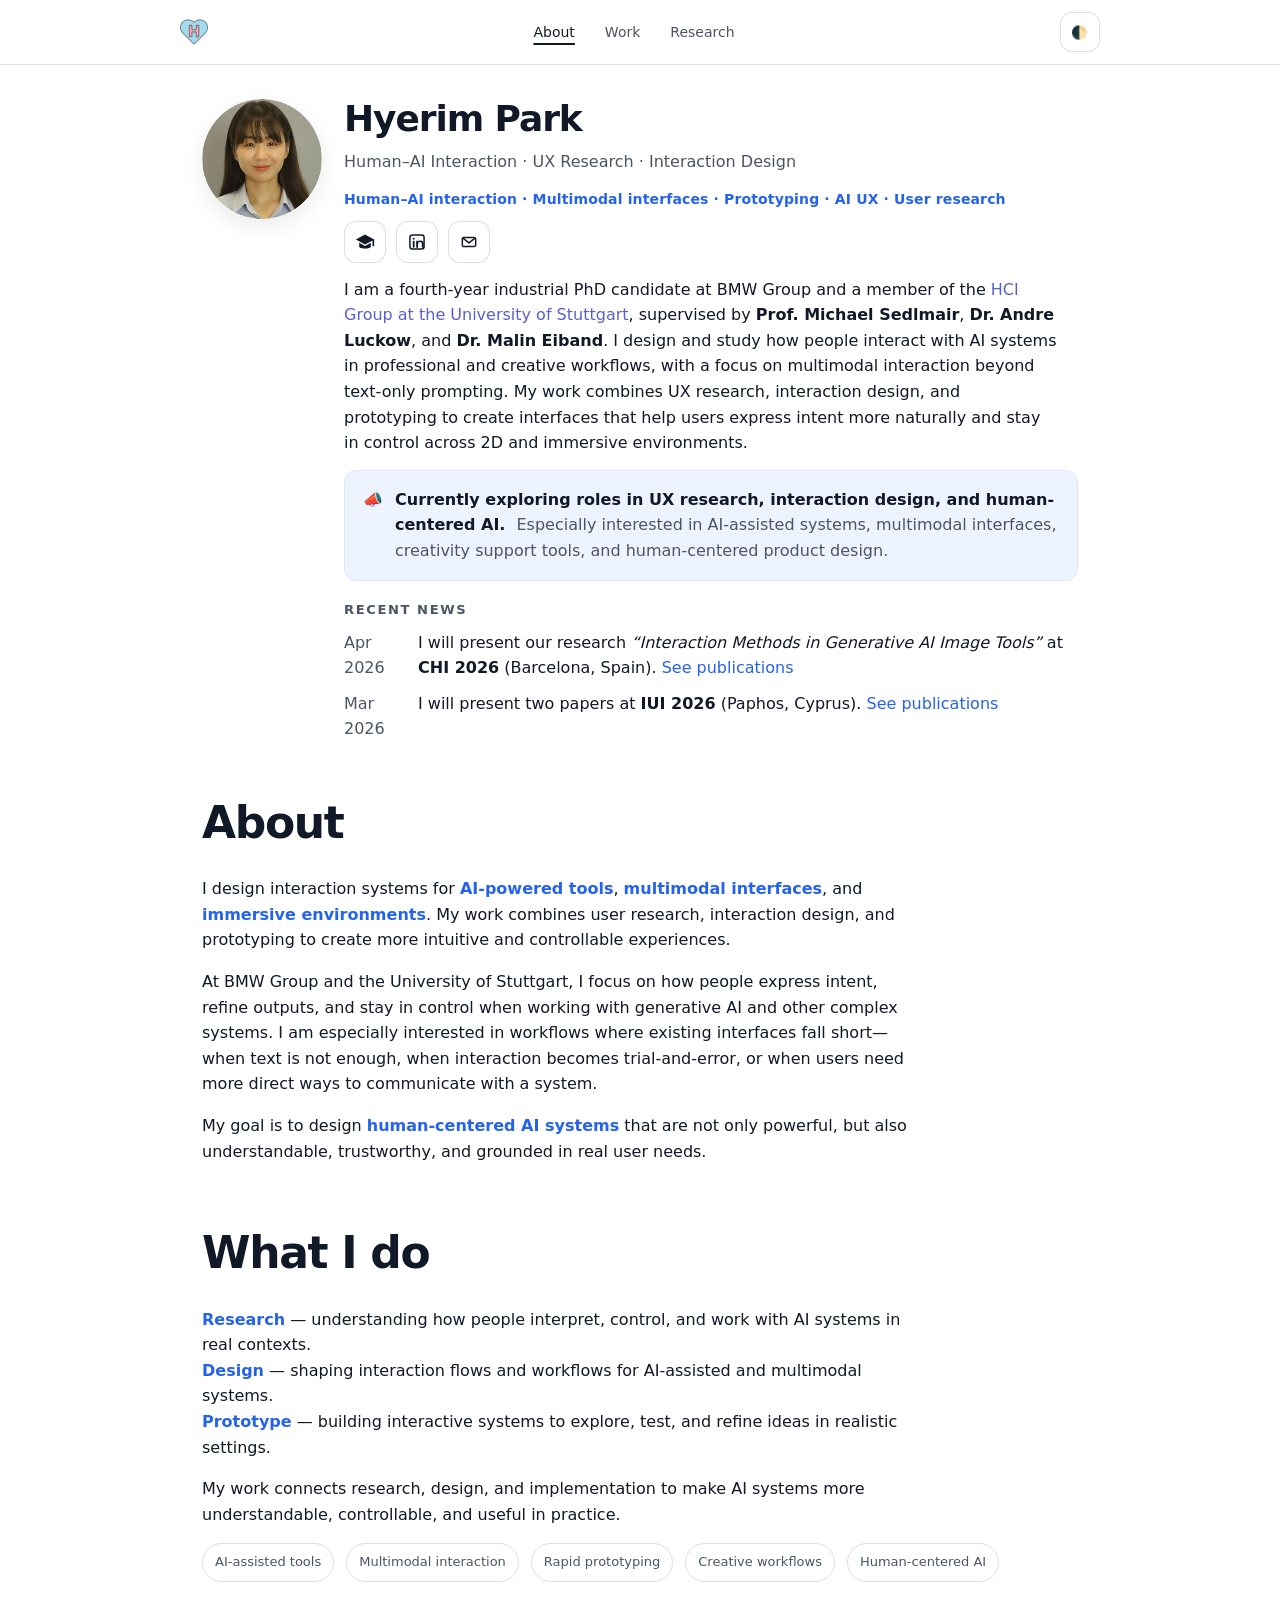
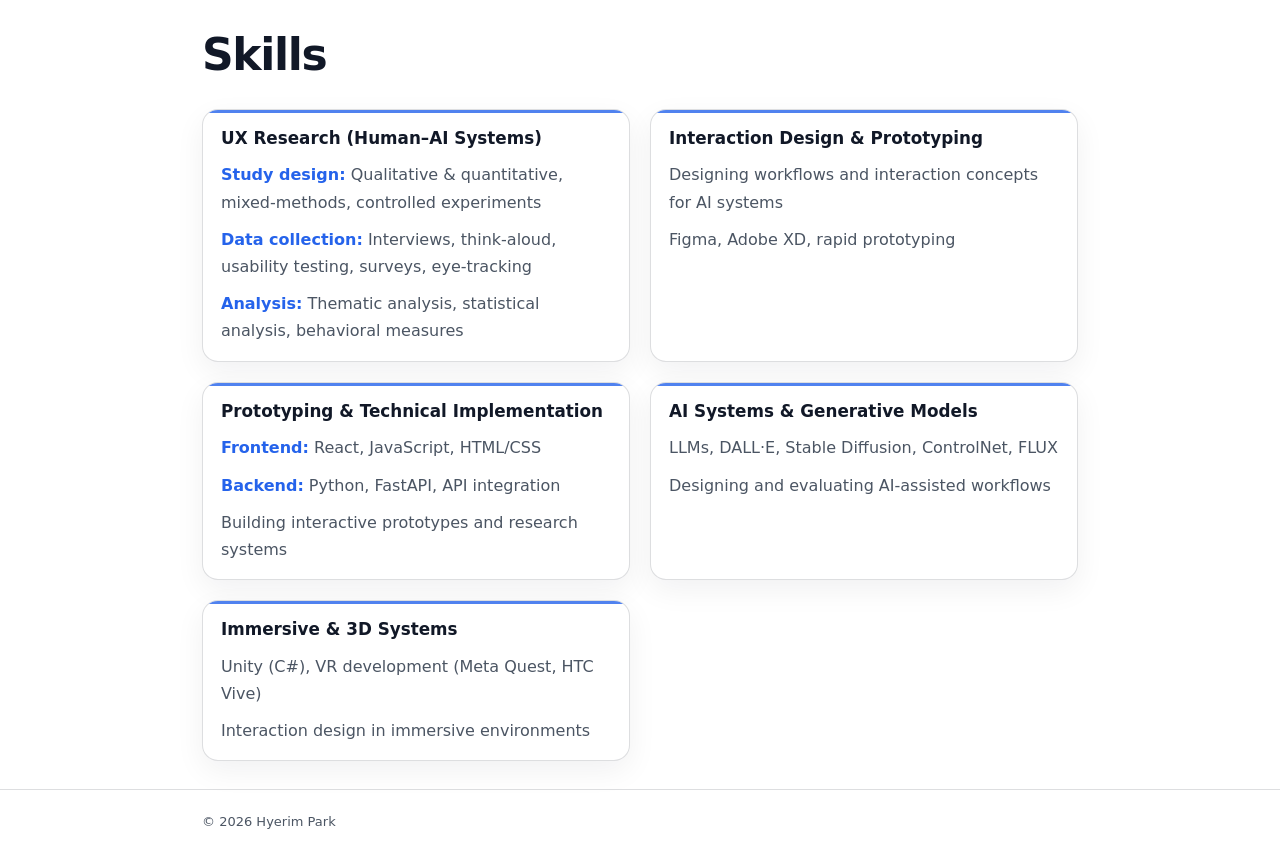
<file: index.html>
<!doctype html>
<html lang="en">

<head>
  <meta charset="utf-8" />
  <meta name="viewport" content="width=device-width, initial-scale=1" />
  <title>Hyerim Park | UX Researcher & Interaction Designer for AI Systems</title>
  <meta name="description"
    content="Hyerim Park is a UX researcher and interaction designer for AI systems, specializing in multimodal interaction, prototyping, and human–AI workflows." />
  <meta property="og:title" content="Hyerim Park | UX Researcher & Interaction Designer for AI Systems" />
  <meta property="og:description"
    content="Human-centered AI experiences through UX research, interaction design, and prototyping." />
  <meta property="og:type" content="website" />
  <meta property="og:url" content="https://hyerim-park.com/" />
  <link rel="icon" href="assets/home.png" type="image/png" />
  <script>
    (function () {
      try {
        const saved = localStorage.getItem('theme');
        if (saved === 'dark' || saved === 'light') {
          document.documentElement.setAttribute('data-theme', saved);
        }
      } catch (e) { }
    })();
  </script>
  <link rel="stylesheet" href="homepage.css" />
</head>

<body>
  <a class="skip-link" href="#main">Skip to content</a>

  <header class="site-header">
    <div class="container header-inner">
      <a class="brand" href="#top" aria-label="Home">
        <img class="brand-mark" src="assets/home.png" alt="" aria-hidden="true" />
      </a>

      <nav class="nav" aria-label="Primary navigation">
        <a href="index.html#about" aria-current="page">About</a>
        <!-- <a href="work.html">Work</a> -->
        <a href="work.html">Work</a>
        <a href="publications.html">Research</a>
        <!-- <a href="cv.html">Resume</a> -->
        <!-- <a href="assets/cv/park_resume_industry.pdf" target="_blank" rel="noreferrer">Resume</a> -->
      </nav>

      <button id="themeToggle" class="icon-btn" type="button" aria-label="Toggle theme"><span
          aria-hidden="true">🌓</span></button>
    </div>
  </header>

  <main id="main">
    <section id="top" class="hero hero-simple">
      <div class="container hero-simple-inner">
        <figure class="avatar avatar-inline" aria-label="Profile photo">
          <img class="avatar-img" src="assets/profile.png" alt="Hyerim Park portrait" />
        </figure>

        <div class="hero-simple-copy hero-home-copy">
          <h1 class="title title-tight">Hyerim Park</h1>
          <p class="subtitle hero-subtitle-compact">
            Human–AI Interaction · UX Research · Interaction Design
            <!-- Designing human-centered AI experiences through research, interaction design, and prototyping. Focus on multimodal interaction, creative workflows, and immersive systems -->
          </p>
          <p class="hero-signal">Human–AI interaction · Multimodal interfaces · Prototyping · AI UX · User research</p>
          <div class="icon-row" aria-label="Primary links">
            <a class="icon-link icon-link-circle"
              href="https://scholar.google.com/citations?user=n5RobrsAAAAJ&amp;hl=en" target="_blank" rel="noreferrer"
              aria-label="Google Scholar">
              <svg class="icon" viewBox="0 0 24 24" aria-hidden="true">
                <path fill="currentColor" d="M12 3 1 9l11 6 9-4.91V17h2V9L12 3z" />
                <path fill="currentColor" d="M5 13v4.5C5 18.88 8.13 20 12 20s7-1.12 7-2.5V13l-7 3.82L5 13z" />
              </svg>
            </a>
            <a class="icon-link icon-link-circle" href="https://linkedin.com/in/hpark-hci" target="_blank"
              rel="noreferrer" aria-label="LinkedIn">
              <svg class="icon" viewBox="0 0 24 24" aria-hidden="true">
                <rect x="3.5" y="3.5" width="17" height="17" rx="3" fill="none" stroke="currentColor"
                  stroke-width="1.8" />
                <circle cx="8" cy="8" r="1.2" fill="currentColor" />
                <rect x="6.9" y="10.4" width="2.2" height="8.4" rx="1.1" fill="currentColor" />
                <path fill="currentColor"
                  d="M11 10.4h2.2v1.2c.6-.9 1.6-1.5 3-1.5 2.6 0 3.8 1.7 3.8 4.4v4.3h-2.2v-4c0-1.7-.7-2.7-2.1-2.7-1.4 0-2.4 1-2.4 2.8v3.9H11v-8.4z" />
              </svg>
            </a>
            <button class="icon-link icon-link-circle" type="button" data-copy="hpark.hci@gmail.com"
              aria-label="Copy email">
              <svg class="icon" viewBox="0 0 24 24" aria-hidden="true">
                <rect x="4" y="6.5" width="16" height="11" rx="2" fill="none" stroke="currentColor"
                  stroke-width="1.8" />
                <path d="M5.5 8l6.5 5 6.5-5" fill="none" stroke="currentColor" stroke-width="1.8" stroke-linecap="round"
                  stroke-linejoin="round" />
              </svg>
            </button>
          </div>


          <!-- <p class="lede">
            I am a fourth-year industrial PhD candidate at BMW Group and a member of the
            <a href="https://visvar.github.io/" target="_blank" rel="noreferrer" class="text-link">
              HCI Group at the University of Stuttgart
            </a>.
            (supervised by <strong>Prof. Michael Sedlmair</strong>, <strong>Dr. Andre Luckow</strong>, and <strong>Dr. Malin Eiband</strong>).
            My work focuses on designing interaction methods for generative AI in professional design
            practice. I develop intuitive AI systems that augment human creativity and professional capabilities. My
            research explores multimodal interaction techniques beyond text-only prompting, enabling designers to better
            express creative intent and improve efficiency, usability, and control across real-world 2D and immersive VR
            workflows.
          </p> -->

          <p class="lede">
            I am a fourth-year industrial PhD candidate at BMW Group and a member of the
            <a href="https://visvar.github.io/" target="_blank" rel="noreferrer" class="text-link">
              HCI Group at the University of Stuttgart</a>, supervised by <strong>Prof. Michael Sedlmair</strong>,
            <strong>Dr. Andre Luckow</strong>, and
            <strong>Dr. Malin Eiband</strong>.
            I design and study how people interact with AI systems in professional and creative workflows, with a focus
            on
            multimodal interaction beyond text-only prompting. My work combines UX research, interaction design, and
            prototyping
            to create interfaces that help users express intent more naturally and stay in control across 2D and
            immersive environments.
          </p>

          <div class="callout" role="note" aria-label="Job market status">
            <span aria-hidden="true">📣</span>
            <div>
              <strong>Currently exploring roles in UX research, interaction design, and human-centered AI.</strong>
              <span class="callout-muted">Especially interested in AI-assisted systems, multimodal interfaces,
                creativity support tools, and human-centered product design.</span>
            </div>
          </div>

          <div class="news" aria-label="Recent news">
            <h3 class="subhead">Recent News</h3>
            <ul class="news-list">
              <li>
                <span class="news-date">Apr 2026</span>
                <span class="news-text">
                  I will present our research <i>“Interaction Methods in Generative AI Image Tools”</i> at <strong>CHI
                    2026</strong> (Barcelona, Spain).
                  <a href="publications.html">See publications</a>
                </span>
              </li>

              <li>
                <span class="news-date">Mar 2026</span>
                <span class="news-text">
                  I will present two papers at <strong>IUI 2026</strong> (Paphos, Cyprus).
                  <a href="publications.html">See publications</a>
                </span>
              </li>
            </ul>
          </div>
        </div>
      </div>
    </section>



    <section id="about" class="section">
      <div class="container">
        <h2>About</h2>
        <div class="prose">
          <p>
            I design interaction systems for <span class="highlight">AI-powered tools</span>,
            <span class="highlight">multimodal interfaces</span>, and
            <span class="highlight">immersive environments</span>.
            My work combines user research, interaction design, and prototyping to create more intuitive and
            controllable experiences.
          </p>

          <p>
            At BMW Group and the University of Stuttgart, I focus on how people express intent, refine outputs, and stay
            in control when working with generative AI and other complex systems. I am especially interested in
            workflows where existing interfaces fall short—when text is not enough, when interaction becomes
            trial-and-error, or when users need more direct ways to communicate with a system.
          </p>

          <p>
            My goal is to design <span class="highlight">human-centered AI systems</span> that are not only powerful,
            but also understandable, trustworthy, and grounded in real user needs.
          </p>
        </div>
      </div>
    </section>

    <section id="what-i-do" class="section section-compact">
      <div class="container">
        <h2>What I do</h2>
        <div class="prose">
          <p>
            <span class="highlight">Research</span> — understanding how people interpret, control, and work with AI
            systems in real contexts.<br />
            <span class="highlight">Design</span> — shaping interaction flows and workflows for AI-assisted and
            multimodal systems.<br />
            <span class="highlight">Prototype</span> — building interactive systems to explore, test, and refine ideas
            in realistic settings.
          </p>

          <p>
            My work connects research, design, and implementation to make AI systems more understandable, controllable,
            and useful in practice.
          </p>
        </div>

        <div class="tag-row tag-row-large">
          <span class="tag">AI-assisted tools</span>
          <span class="tag">Multimodal interaction</span>
          <span class="tag">Rapid prototyping</span>
          <span class="tag">Creative workflows</span>
          <span class="tag">Human-centered AI</span>
        </div>
      </div>
    </section>

    <!-- <section id="what-i-do" class="section section-compact">
      <div class="container">
        <h2>What I do</h2>
        <div class="prose">
           <p>
            I design and study how people interact with AI systems—especially in creative, professional, and multimodal contexts.
          </p> -->
    <!-- <p>
            <span class="highlight">Research</span> — how users understand, control, and collaborate with AI systems.<br />
            <span class="highlight">Design</span> — intuitive workflows for AI-assisted and multimodal interfaces.<br />
            <span class="highlight">Prototype</span> — interactive systems to explore, test, and refine design concepts in realistic settings.
          </p>
        <p>
            I connect <strong>research → design → working systems</strong> to create interfaces that help users understand, control, and collaborate with AI.
        </p> -->


    <section id="skills" class="section section-compact">
      <div class="container">
        <h2>Skills</h2>
        <div class="skills-grid">

          <div class="skill-group">
            <h3>UX Research (Human–AI Systems)</h3>
            <p><strong>Study design:</strong> Qualitative & quantitative, mixed-methods, controlled experiments</p>
            <p><strong>Data collection:</strong> Interviews, think-aloud, usability testing, surveys, eye-tracking</p>
            <p><strong>Analysis:</strong> Thematic analysis, statistical analysis, behavioral measures</p>
          </div>

          <div class="skill-group">
            <h3>Interaction Design & Prototyping</h3>
            <p>Designing workflows and interaction concepts for AI systems</p>
            <p>Figma, Adobe XD, rapid prototyping</p>
          </div>

          <div class="skill-group">
            <h3>Prototyping & Technical Implementation</h3>
            <p><strong>Frontend:</strong> React, JavaScript, HTML/CSS</p>
            <p><strong>Backend:</strong> Python, FastAPI, API integration</p>
            <p>Building interactive prototypes and research systems</p>
          </div>

          <div class="skill-group">
            <h3>AI Systems & Generative Models</h3>
            <p>LLMs, DALL·E, Stable Diffusion, ControlNet, FLUX</p>
            <p>Designing and evaluating AI-assisted workflows</p>
          </div>

          <div class="skill-group">
            <h3>Immersive & 3D Systems</h3>
            <p>Unity (C#), VR development (Meta Quest, HTC Vive)</p>
            <p>Interaction design in immersive environments</p>
          </div>

        </div>

    </section>

    <!-- <section id="projects" class="section">
      <div class="container">
        <h2>Selected Work</h2>
        <p class="section-kicker">Case studies combining UX research, interaction design, and prototyping.</p>

        <div class="project-grid project-grid-home">
          <article class="project-card">
            <a class="project-thumb" href="project-multimodal-image-refinement.html" aria-label="Open case study: Multimodal Image Refinement">
              <img src="assets/projects/park2026enhancing.png" alt="Multimodal image refinement interface" loading="lazy" />
            </a>
            <h3 class="project-title">Multimodal Image Refinement</h3>
            <p class="project-desc">Designing and evaluating a multimodal interaction model for refining AI-generated images using text, sketches, and annotations. This project explores how users express intent and control AI outputs beyond text prompting.</p>
            <div class="project-links">
              <a class="chip chip-primary" href="project-multimodal-image-refinement.html">View Case Study</a>
              <a class="chip chip-demo" href="https://youtu.be/yJ7DICAsQHQ" target="_blank" rel="noreferrer">Demo</a>
            </div>
            <div class="tag-row">
              <span class="tag">Research + Design</span>
              <span class="tag">AI UX</span>
              <span class="tag">Multimodal interaction</span>
              <span class="tag">Prototype + evaluation</span>
            </div>
          </article>

          <article class="project-card">
            <a class="project-thumb" href="project-generative-vr-texturing.html" aria-label="Open case study: Generative VR Texturing Tool">
              <img src="assets/projects/park2025design.png" alt="Generative VR texturing tool" loading="lazy" />
            </a>
            <h3 class="project-title">Generative VR Texturing Tool</h3>
            <p class="project-desc">Designing an immersive AI workflow for generating and applying textures directly in VR environments. The project reduces context switching and supports real-time exploration of AI-generated outputs in 3D.</p>
            <div class="project-links">
              <a class="chip chip-primary" href="project-generative-vr-texturing.html">View Case Study</a>
              <a class="chip chip-demo" href="https://youtu.be/qtPi6zQnd5k" target="_blank" rel="noreferrer">Demo</a>
            </div>
            <div class="tag-row">
              <span class="tag">VR UX</span>
              <span class="tag">Interaction Design</span>
              <span class="tag">Prototyping</span>
              <span class="tag">Creative Workflow</span>
              <span class="tag">Generative AI</span>
            </div>
          </article>

          <article class="project-card">
            <a class="project-thumb" href="project-professional-designers-genai-tools.html" aria-label="Open case study: Professional Designers and GenAI Tools">
              <img src="assets/projects/park2024we.png" alt="Professional designers using generative AI image tools" loading="lazy" />
            </a>
            <h3 class="project-title">Professional Designers &amp; GenAI Tools</h3>
            <p class="project-desc">Studying how professional designers use AI image tools in practice and identifying design opportunities for more intuitive and controllable workflows. This project turns research findings into concrete design direction.</p>
            <div class="project-links">
              <a class="chip chip-primary" href="project-professional-designers-genai-tools.html">View Case Study</a>
            </div>
            <div class="tag-row">
              <span class="tag">UX Research</span>
              <span class="tag">Design insights</span>
              <span class="tag">AI workflows</span>
            </div>
          </article>

          <article class="project-card">
            <a class="project-thumb" href="project-seatmatevr.html" aria-label="Open case study: Awareness in VR">
              <img src="assets/projects/li2023seatmatevr.png" alt="VR awareness system interface" loading="lazy" />
            </a>
            <h3 class="project-title">Awareness in VR</h3>
            <p class="project-desc">Designing subtle awareness cues that help users notice nearby people in VR without breaking immersion. The project balances attention, interruption, and presence through controlled user studies.</p>
            <div class="project-links">
              <a class="chip chip-primary" href="project-seatmatevr.html">View Case Study</a>
            </div>
            <div class="tag-row">
              <span class="tag">Research + Design</span>
              <span class="tag">XR UX</span>
              <span class="tag">Notification Design</span>
              <span class="tag">User Study</span>
            </div>
          </article>
        </div>
      </div>
    </section> -->

    <!-- <section id="publications-preview" class="section">
      <div class="container">
        <h2>Selected Publications</h2>
        <p class="section-kicker">Research contributions that inform my design practice in human–AI interaction, multimodal interfaces, and evaluation of AI systems.</p>

        <ol class="pubs pubs-flat pubs-preview" aria-label="Selected publications">
          <li class="pub pub-row">
            <div class="pub-left">
              <div class="pub-title">Enhancing Generative AI Image Refinement with Scribbles and Annotations: A Comparative Study of Multimodal Prompts</div>
              <div class="pub-authors"><strong>Hyerim Park</strong>, Phuong Thao Tran, Andre Luckow, Ceenu George, Michael Sedlmair, Malin Eiband</div>
              <div class="pub-actions"><a class="chip" href="https://arxiv.org/pdf/2602.08830" target="_blank" rel="noreferrer">PDF</a></div>
            </div>
            <div class="pub-right"><div class="pub-venue">IUI 2026</div><div class="pub-note muted">Cyprus</div></div>
          </li>
          <li class="pub pub-row">
            <div class="pub-left">
              <div class="pub-title">Design and Evaluation of a Generative AI–Driven VR Texturing Tool: A Design Science Approach</div>
              <div class="pub-authors"><strong>Hyerim Park</strong>, Joscha Eirich, Andre Luckow, Michael Sedlmair</div>
              <div class="pub-actions"><a class="chip" href="https://aisel.aisnet.org/ecis2025/hci/hci/2/" target="_blank" rel="noreferrer">PDF</a></div>
            </div>
            <div class="pub-right"><div class="pub-venue">EICS 2025</div></div>
          </li>
          <li class="pub pub-row">
            <div class="pub-left">
              <div class="pub-title">“We Are Visual Thinkers, Not Verbal Thinkers!”: A Thematic Analysis of How Professional Designers Use Generative AI Image Generation Tools</div>
              <div class="pub-authors"><strong>Hyerim Park</strong>, Joscha Eirich, Andre Luckow, Michael Sedlmair</div>
              <div class="pub-actions"><a class="chip" href="https://dl.acm.org/doi/pdf/10.1145/3679318.3685370" target="_blank" rel="noreferrer">PDF</a></div>
            </div>
            <div class="pub-right"><div class="pub-venue">NordiCHI 2024</div></div>
          </li>
        </ol>

        <div class="section-actions">
          <a class="chip chip-primary" href="publications.html">View all publications</a>
        </div>
      </div>
    </section> -->
  </main>

  <footer class="site-footer">
    <div class="container footer-inner">
      <div class="muted small">© <span id="year"></span> Hyerim Park</div>
    </div>
  </footer>

  <script>
    (function () {
      const root = document.documentElement;
      const toggle = document.getElementById('themeToggle');
      if (toggle) {
        toggle.addEventListener('click', function () {
          const current = root.getAttribute('data-theme') === 'dark' ? 'dark' : 'light';
          const next = current === 'dark' ? 'light' : 'dark';
          root.setAttribute('data-theme', next);
          try { localStorage.setItem('theme', next); } catch (e) { }
        });
      }

      document.querySelectorAll('[data-copy]').forEach(function (btn) {
        btn.addEventListener('click', async function () {
          const value = btn.getAttribute('data-copy');
          if (!value) return;
          try {
            await navigator.clipboard.writeText(value);
            btn.classList.add('is-copied');
            setTimeout(function () { btn.classList.remove('is-copied'); }, 1400);
          } catch (e) { }
        });
      });

      const year = document.getElementById('year');
      if (year) year.textContent = new Date().getFullYear();
    })();
  </script>
</body>

</html>
</file>
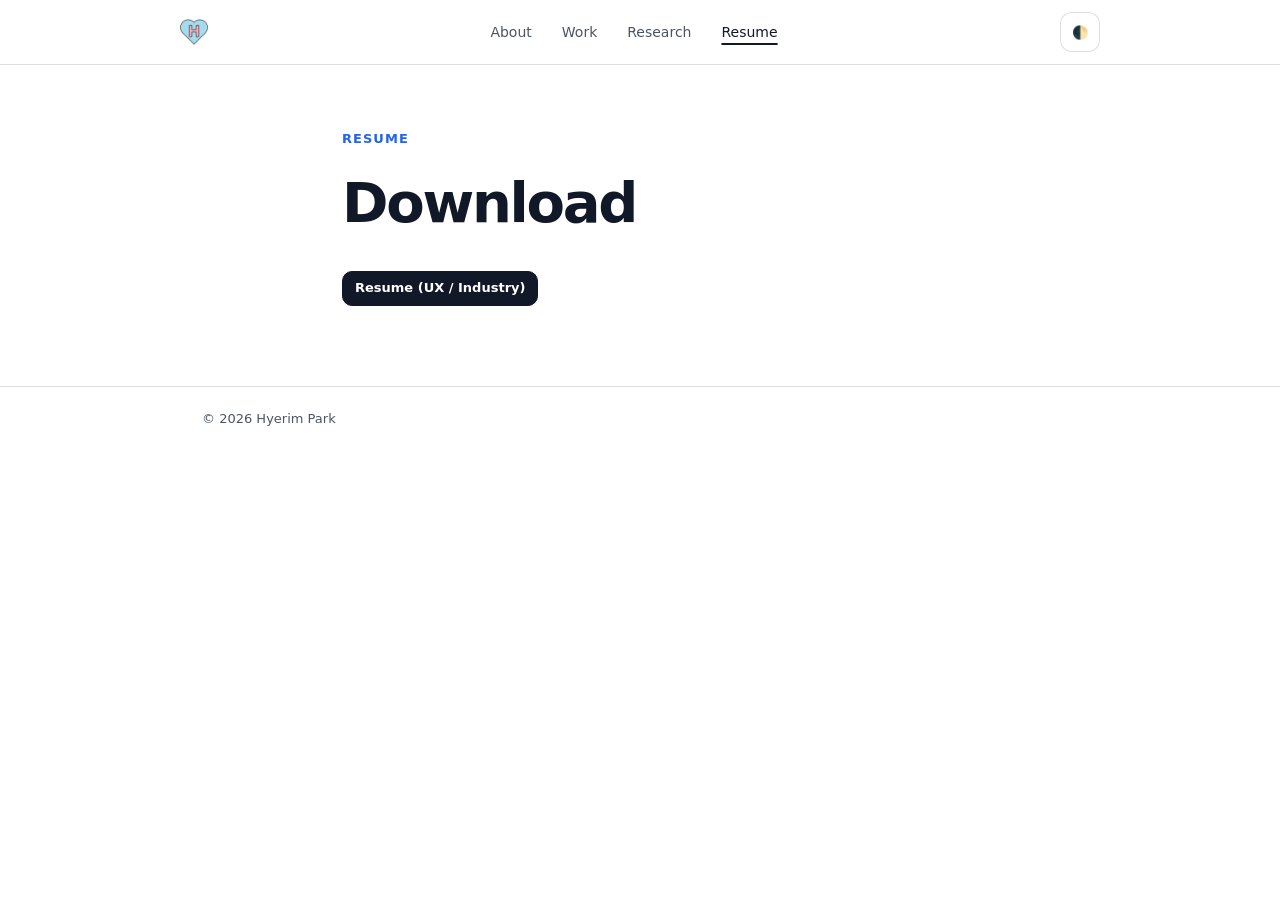
<file: cv.html>
<!doctype html>
<html lang="en">

<head>
  <meta charset="utf-8" />
  <meta name="viewport" content="width=device-width, initial-scale=1" />
  <title>Resume | Hyerim Park</title>

  <script>
    (function () {
      try {
        const saved = localStorage.getItem("theme");
        if (saved === "dark" || saved === "light") {
          document.documentElement.setAttribute("data-theme", saved);
        }
      } catch (e) { }
    })();
  </script>

  <link rel="icon" href="assets/home.png" type="image/png" />
  <link rel="stylesheet" href="homepage.css" />
</head>

<body>
  <a class="skip-link" href="#main">Skip to content</a>

  <header class="site-header">
    <div class="container header-inner">
      <a class="brand" href="index.html#top">
        <img class="brand-mark" src="assets/home.png" alt="" />
      </a>

      <nav class="nav">
        <a href="index.html#about">About</a>
        <a href="work.html">Work</a>
        <a href="publications.html">Research</a>
        <a href="cv.html" aria-current="page">Resume</a>
      </nav>

      <button id="themeToggle" class="icon-btn">
        🌓
      </button>
    </div>
  </header>

  <main id="main">
    <section class="section cv-minimal">
      <div class="container cv-minimal-container">

        <p class="eyebrow-home">Resume</p>
        <h1 class="cv-title">Download</h1>

        <div class="cv-buttons">
          <a class="chip chip-primary" href="assets/cv/park_resume_industry.pdf" target="_blank" rel="noopener">
            Resume (UX / Industry)
          </a>

          <!-- <a class="chip chip-blue" href="assets/pdf/Hyerim_Park_Academic_CV.pdf" download>
            CV (Academic)
          </a> -->
        </div>

      </div>
    </section>
  </main>

  <footer class="site-footer">
    <div class="container footer-inner">
      <div class="muted small">© <span id="year"></span> Hyerim Park</div>
    </div>
  </footer>

  <script>
    (function () {
      const root = document.documentElement;
      const toggle = document.getElementById("themeToggle");

      if (toggle) {
        toggle.addEventListener("click", function () {
          const current =
            root.getAttribute("data-theme") === "dark" ? "dark" : "light";
          const next = current === "dark" ? "light" : "dark";
          root.setAttribute("data-theme", next);
          try { localStorage.setItem("theme", next); } catch (e) { }
        });
      }

      const year = document.getElementById("year");
      if (year) year.textContent = new Date().getFullYear();
    })();
  </script>
</body>

</html>
</file>
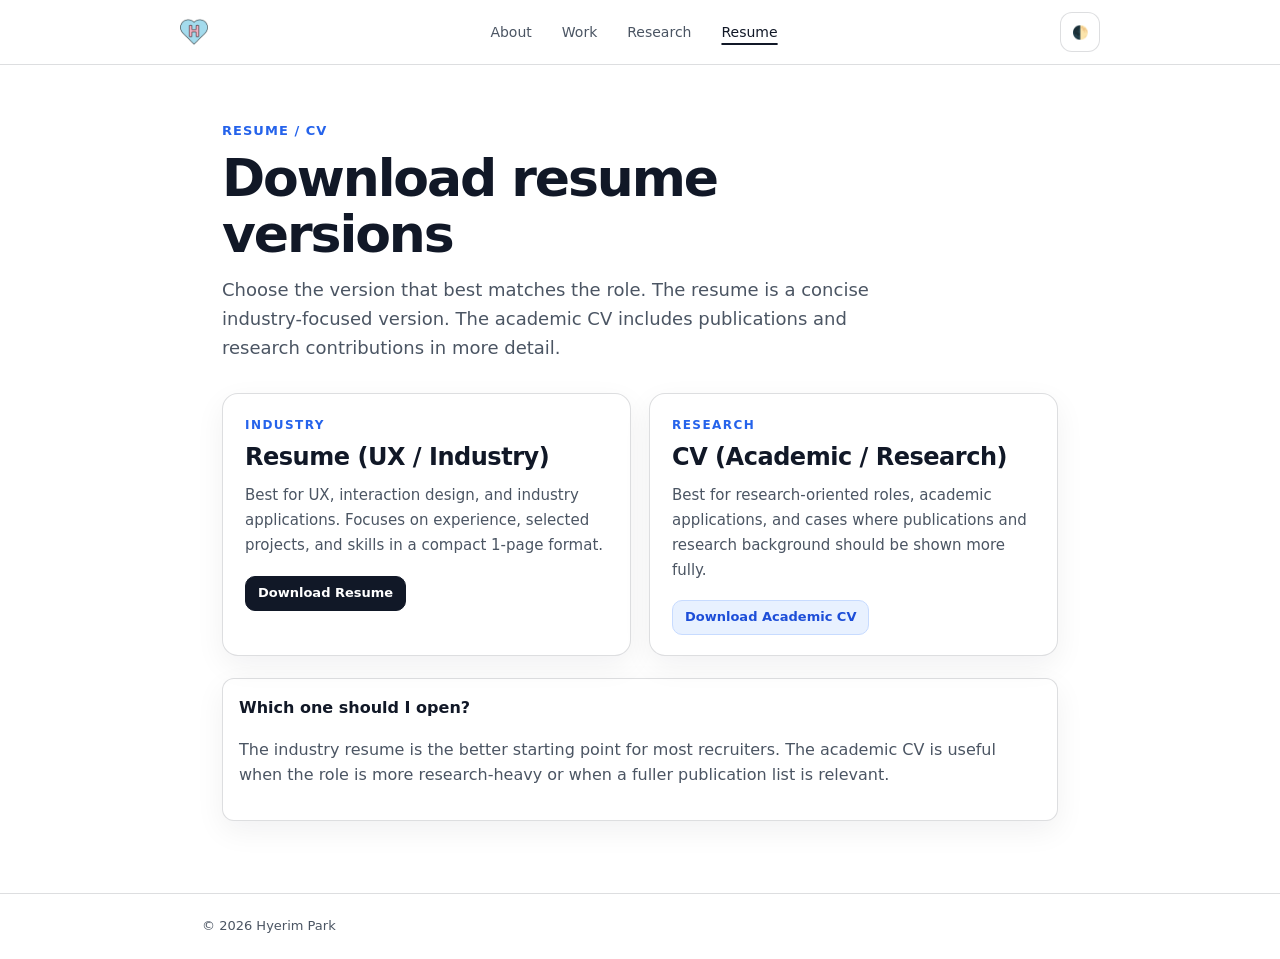
<file: cv_longer.html>
<!doctype html>
<html lang="en">
<head>
  <meta charset="utf-8" />
  <meta name="viewport" content="width=device-width, initial-scale=1" />
  <title>Resume | Hyerim Park</title>
  <meta
    name="description"
    content="Download Hyerim Park's industry resume and academic CV."
  />
  <script>
    (function () {
      try {
        const saved = localStorage.getItem("theme");
        if (saved === "dark" || saved === "light") {
          document.documentElement.setAttribute("data-theme", saved);
        }
      } catch (e) {}
    })();
  </script>
  <link rel="icon" href="assets/home.png" type="image/png" />
  <link rel="stylesheet" href="homepage.css" />
</head>
<body>
  <a class="skip-link" href="#main">Skip to content</a>

  <header class="site-header">
    <div class="container header-inner">
      <a class="brand" href="index.html#top" aria-label="Home">
        <img class="brand-mark" src="assets/home.png" alt="" aria-hidden="true" />
      </a>

      <nav class="nav" aria-label="Primary navigation">
        <a href="index.html#about">About</a>
        <a href="work.html">Work</a>
        <a href="publications.html">Research</a>
        <a href="cv.html" aria-current="page">Resume</a>
      </nav>

      <button id="themeToggle" class="icon-btn" type="button" aria-label="Toggle theme">
        <span aria-hidden="true">🌓</span>
      </button>
    </div>
  </header>

  <main id="main">
    <section class="section cv-page-section">
      <div class="container cv-page-container">
        <div class="cv-page-header">
          <p class="eyebrow-home">Resume / CV</p>
          <h1 class="cv-page-title">Download resume versions</h1>
          <p class="cv-page-intro">
            Choose the version that best matches the role. The resume is a concise industry-focused version. The academic CV includes publications and research contributions in more detail.
          </p>
        </div>

        <div class="cv-download-grid">
          <article class="cv-download-card">
            <p class="cv-card-kicker">Industry</p>
            <h2 class="cv-card-title">Resume (UX / Industry)</h2>
            <p class="cv-card-text">
              Best for UX, interaction design, and industry applications. Focuses on experience, selected projects, and skills in a compact 1-page format.
            </p>
            <a class="chip chip-primary cv-download-btn" href="assets/pdf/Hyerim_Park_Resume.pdf" download>
              Download Resume
            </a>
          </article>

          <article class="cv-download-card">
            <p class="cv-card-kicker">Research</p>
            <h2 class="cv-card-title">CV (Academic / Research)</h2>
            <p class="cv-card-text">
              Best for research-oriented roles, academic applications, and cases where publications and research background should be shown more fully.
            </p>
            <a class="chip chip-blue cv-download-btn" href="assets/pdf/Hyerim_Park_Academic_CV.pdf" download>
              Download Academic CV
            </a>
          </article>
        </div>

        <div class="cv-page-note panel">
          <h3 class="panel-title">Which one should I open?</h3>
          <p class="muted">
            The industry resume is the better starting point for most recruiters. The academic CV is useful when the role is more research-heavy or when a fuller publication list is relevant.
          </p>
        </div>
      </div>
    </section>
  </main>

  <footer class="site-footer">
    <div class="container footer-inner">
      <div class="muted small">© <span id="year"></span> Hyerim Park</div>
    </div>
  </footer>

  <script>
    (function () {
      const root = document.documentElement;
      const toggle = document.getElementById("themeToggle");
      if (toggle) {
        toggle.addEventListener("click", function () {
          const current = root.getAttribute("data-theme") === "dark" ? "dark" : "light";
          const next = current === "dark" ? "light" : "dark";
          root.setAttribute("data-theme", next);
          try { localStorage.setItem("theme", next); } catch (e) {}
        });
      }

      const year = document.getElementById("year");
      if (year) year.textContent = new Date().getFullYear();
    })();
  </script>
</body>
</html>
</file>
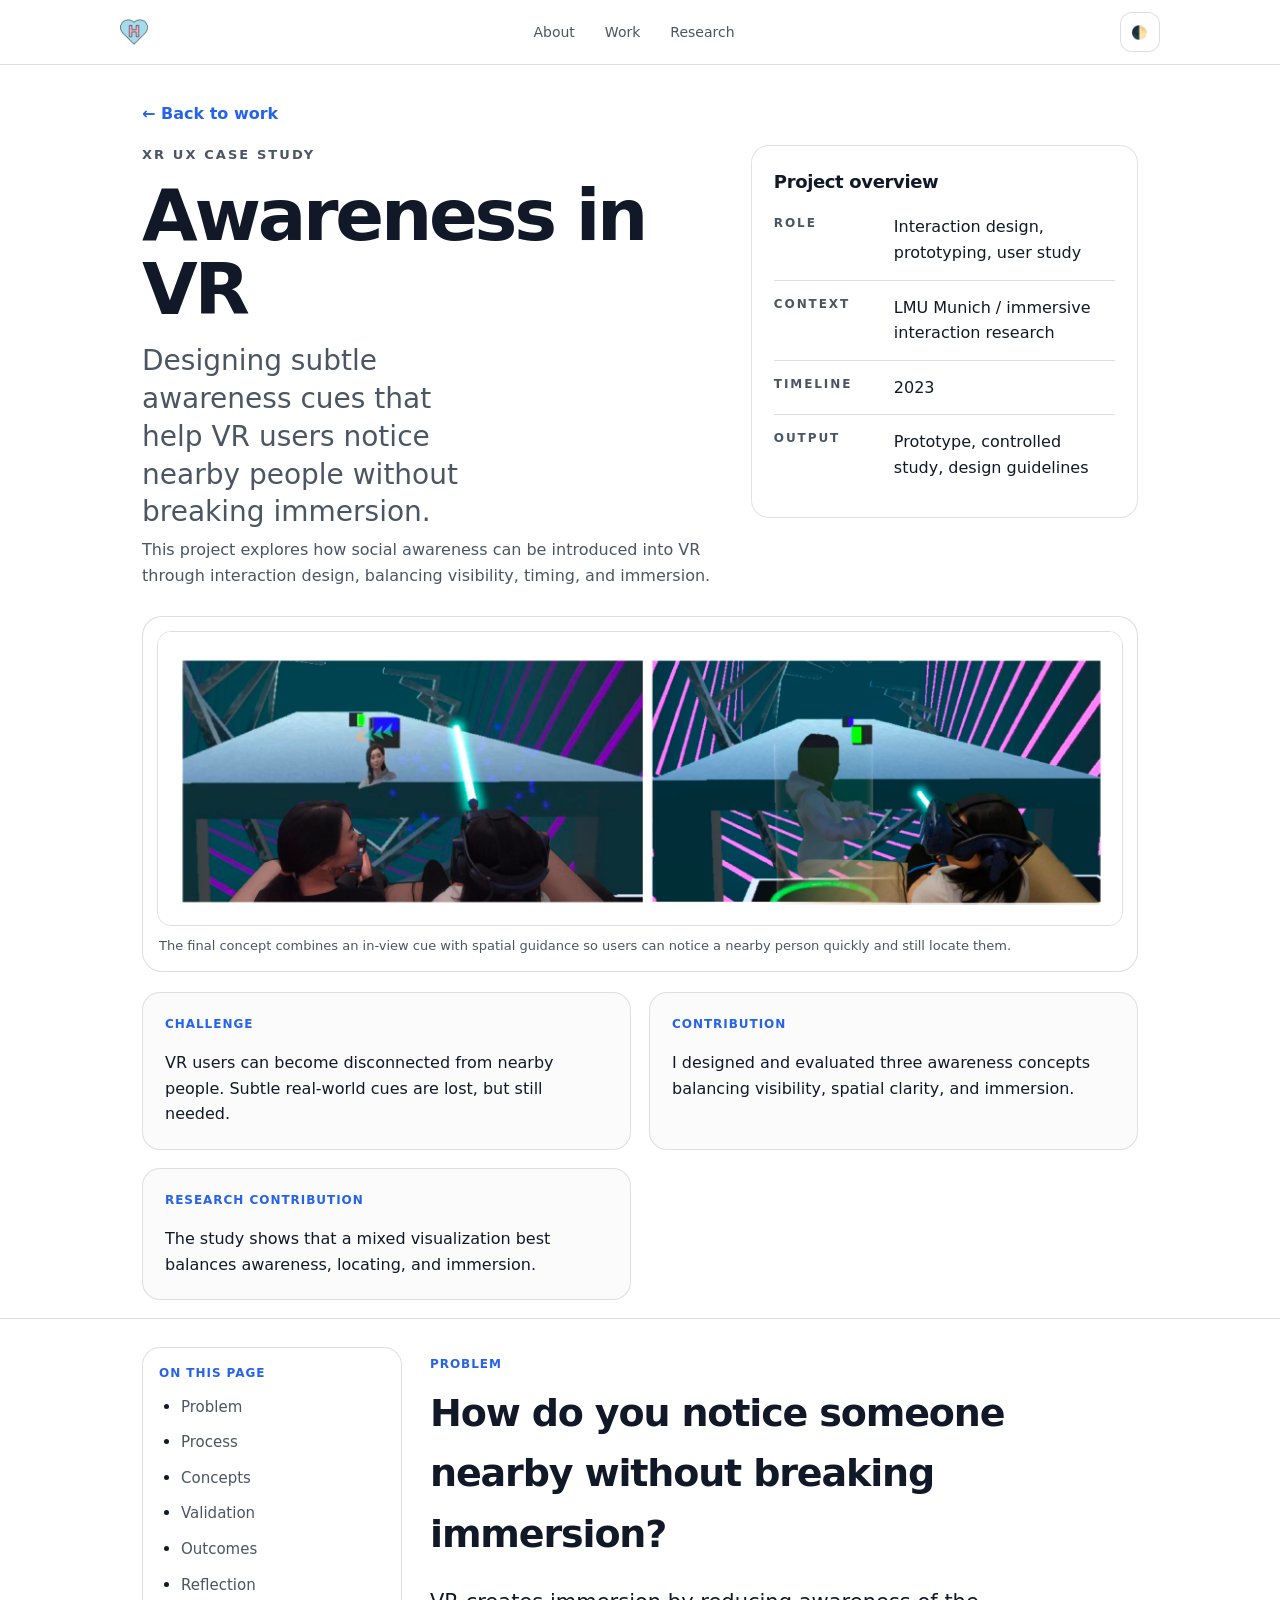
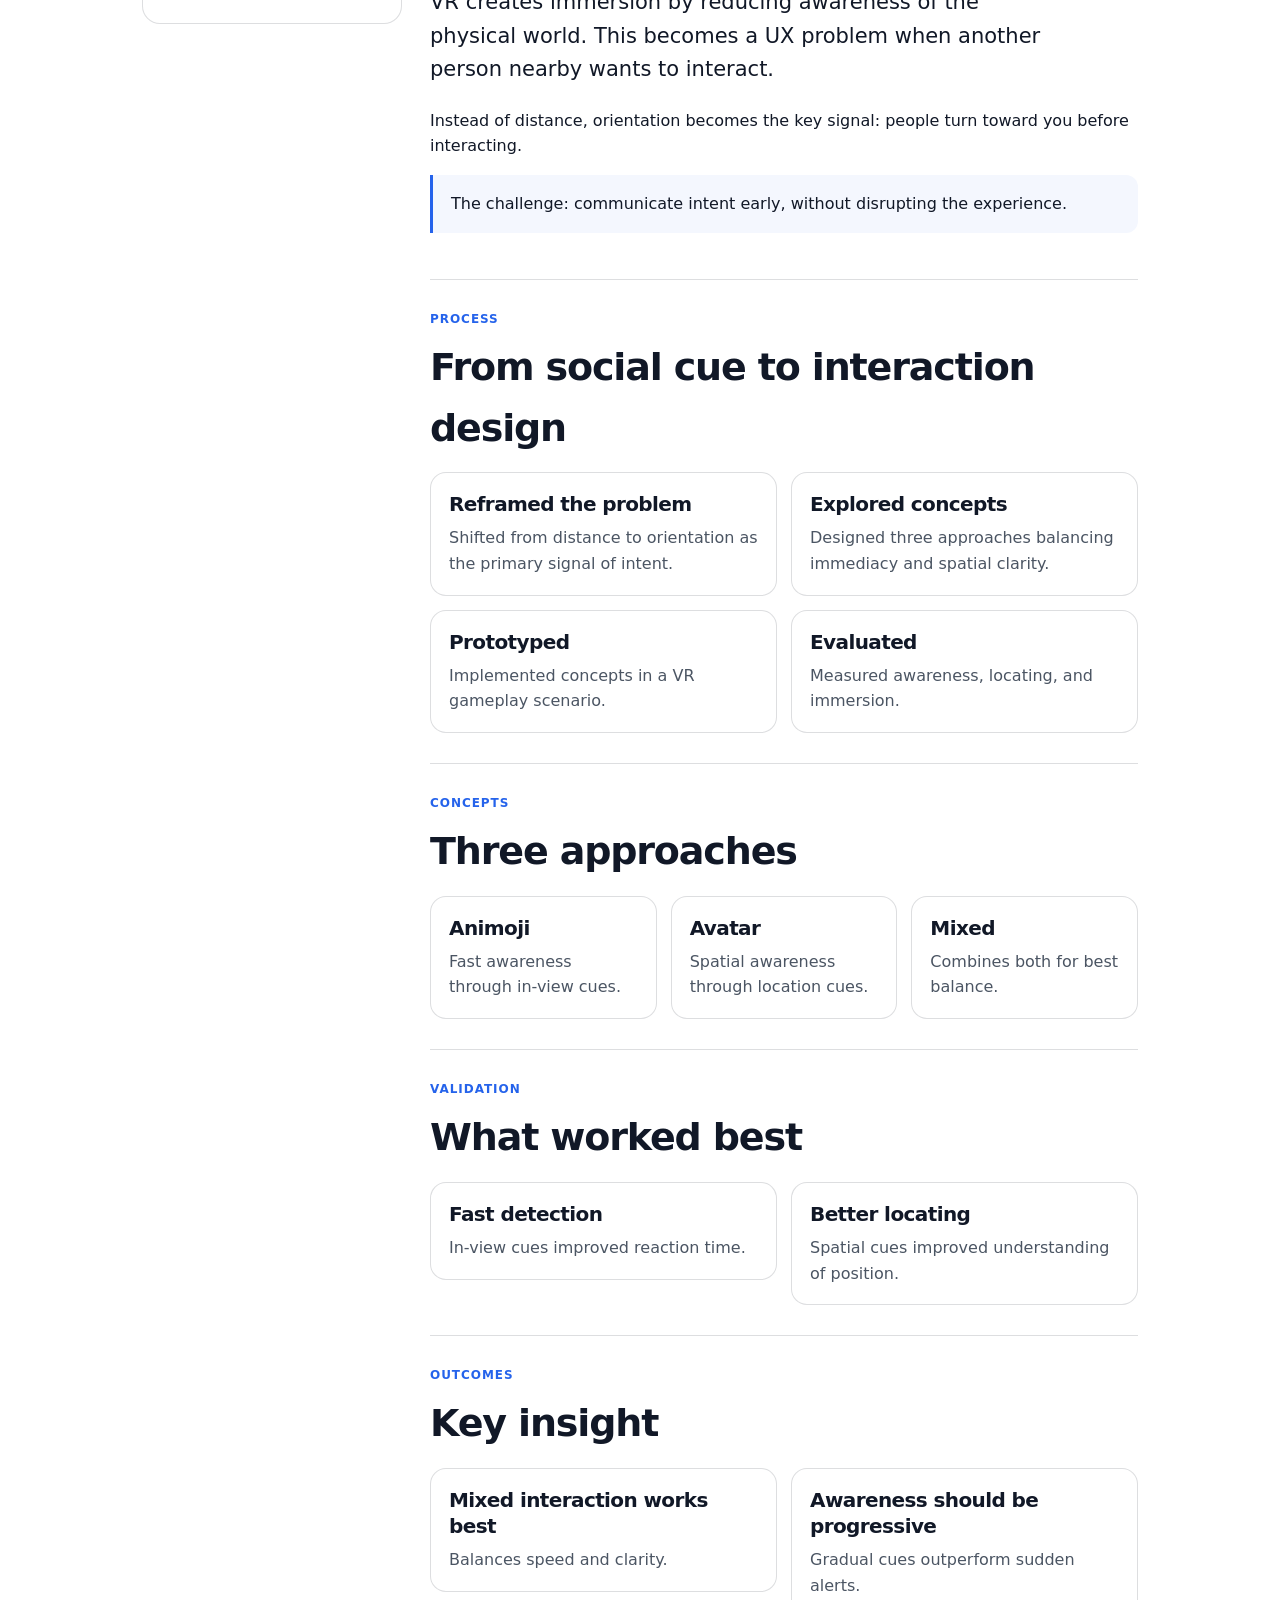
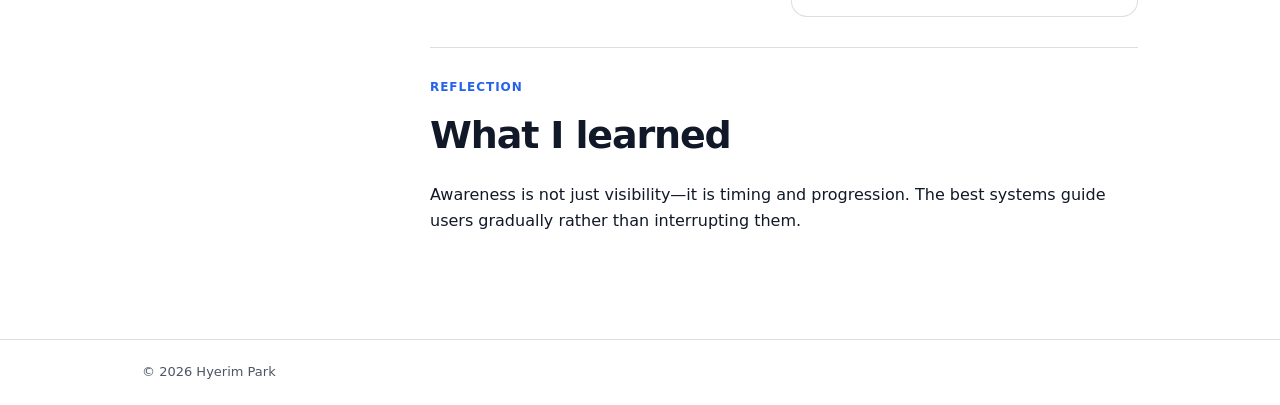
<file: project-seatmatevr_updated.html>
<!doctype html>
<html lang="en">

<head>
  <meta charset="utf-8" />
  <meta name="viewport" content="width=device-width, initial-scale=1" />
  <title>Awareness in VR | Hyerim Park</title>

  <script>
    (function () {
      try {
        const saved = localStorage.getItem('theme');
        if (saved === 'dark' || saved === 'light') {
          document.documentElement.setAttribute('data-theme', saved);
        }
      } catch (e) { }
    })();
  </script>

  <link rel="stylesheet" href="styles_case_studies.css" />
</head>

<body class="page-seatmatevr">
  <a class="skip-link" href="#main">Skip to content</a>

  <header class="site-header">
    <div class="container header-inner">
      <a class="brand" href="index.html">
        <img class="brand-mark" src="assets/home.png" alt="" />
      </a>

      <nav class="nav">
        <a href="index.html#about">About</a>
        <a href="/ux">Work</a>
        <a href="publications.html">Research</a>
       <!-- <a href="cv.html">Resume</a> -->
        <!-- <a href="assets/cv/park_resume_industry.pdf" target="_blank">Resume</a> -->
      </nav>

      <button id="themeToggle" class="icon-btn">🌓</button>
    </div>
  </header>

  <main id="main" class="case-study-page">

    <!-- HERO -->
    <section class="case-hero-editorial">
      <div class="container">

        <a class="case-breadcrumb" href="/ux">← Back to work</a>

        <div class="case-hero-top">
          <div>
            <p class="case-kicker">XR UX Case Study</p>

            <h1 class="case-title">Awareness in VR</h1>

            <p class="case-subtitle editorial-subtitle">
              Designing subtle awareness cues that help VR users notice nearby people without breaking immersion.
            </p>

            <p class="section-kicker">
              This project explores how social awareness can be introduced into VR through interaction design,
              balancing visibility, timing, and immersion.
            </p>
          </div>

          <aside class="case-hero-panel">
            <h2 class="case-panel-title">Project overview</h2>

            <dl class="overview-list">
              <div class="overview-row">
                <dt>Role</dt>
                <dd>Interaction design, prototyping, user study</dd>
              </div>
              <div class="overview-row">
                <dt>Context</dt>
                <dd>LMU Munich / immersive interaction research</dd>
              </div>
              <div class="overview-row">
                <dt>Timeline</dt>
                <dd>2023</dd>
              </div>
              <div class="overview-row">
                <dt>Output</dt>
                <dd>Prototype, controlled study, design guidelines</dd>
              </div>
            </dl>
          </aside>
        </div>

        <figure class="case-hero-figure">
          <img src="assets/projects/seatmateVR/seatmateVR.png" class="case-main-image" />
          <figcaption class="caption">
            The final concept combines an in-view cue with spatial guidance so users can notice a nearby person quickly
            and still locate them.
          </figcaption>
        </figure>

        <div class="case-hero-panels">
          <section class="case-hero-panel case-hero-panel-soft">
            <p class="eyebrow">Challenge</p>
            <p>VR users can become disconnected from nearby people. Subtle real-world cues are lost, but still needed.
            </p>
          </section>

          <section class="case-hero-panel case-hero-panel-soft">
            <p class="eyebrow">Contribution</p>
            <p>I designed and evaluated three awareness concepts balancing visibility, spatial clarity, and immersion.
            </p>
          </section>

          <section class="case-hero-panel case-hero-panel-soft">
            <p class="eyebrow">Research contribution</p>
            <p>The study shows that a mixed visualization best balances awareness, locating, and immersion.</p>
          </section>
        </div>

      </div>
    </section>

    <!-- CONTENT -->
    <section class="section">
      <div class="container case-grid">

        <aside class="case-sidebar">
          <div class="panel sticky-panel toc-panel">
            <p class="eyebrow">On this page</p>
            <ul class="toc-list">
              <li><a href="#problem">Problem</a></li>
              <li><a href="#process">Process</a></li>
              <li><a href="#concepts">Concepts</a></li>
              <li><a href="#validation">Validation</a></li>
              <li><a href="#outcomes">Outcomes</a></li>
              <li><a href="#reflection">Reflection</a></li>
            </ul>
          </div>
        </aside>

        <div class="case-content">

          <!-- PROBLEM -->
          <section id="problem" class="case-section">
            <p class="eyebrow">Problem</p>
            <h2>How do you notice someone nearby without breaking immersion?</h2>

            <p class="case-intro-lead">
              VR creates immersion by reducing awareness of the physical world. This becomes a UX problem when another
              person nearby wants to interact.
            </p>

            <p>
              Instead of distance, orientation becomes the key signal: people turn toward you before interacting.
            </p>

            <p class="callout-inline">
              The challenge: communicate intent early, without disrupting the experience.
            </p>
          </section>

          <!-- PROCESS -->
          <section id="process" class="case-section">
            <p class="eyebrow">Process</p>
            <h2>From social cue to interaction design</h2>

            <div class="process-grid">
              <div class="process-step">
                <h3>Reframed the problem</h3>
                <p>Shifted from distance to orientation as the primary signal of intent.</p>
              </div>

              <div class="process-step">
                <h3>Explored concepts</h3>
                <p>Designed three approaches balancing immediacy and spatial clarity.</p>
              </div>

              <div class="process-step">
                <h3>Prototyped</h3>
                <p>Implemented concepts in a VR gameplay scenario.</p>
              </div>

              <div class="process-step">
                <h3>Evaluated</h3>
                <p>Measured awareness, locating, and immersion.</p>
              </div>
            </div>
          </section>

          <!-- CONCEPTS -->
          <section id="concepts" class="case-section">
            <p class="eyebrow">Concepts</p>
            <h2>Three approaches</h2>

            <div class="artifact-grid">
              <div class="artifact-card">
                <h3>Animoji</h3>
                <p>Fast awareness through in-view cues.</p>
              </div>

              <div class="artifact-card">
                <h3>Avatar</h3>
                <p>Spatial awareness through location cues.</p>
              </div>

              <div class="artifact-card">
                <h3>Mixed</h3>
                <p>Combines both for best balance.</p>
              </div>
            </div>
          </section>

          <!-- VALIDATION -->
          <section id="validation" class="case-section">
            <p class="eyebrow">Validation</p>
            <h2>What worked best</h2>

            <div class="case-two-col">
              <div class="insight-card">
                <h3>Fast detection</h3>
                <p>In-view cues improved reaction time.</p>
              </div>

              <div class="insight-card">
                <h3>Better locating</h3>
                <p>Spatial cues improved understanding of position.</p>
              </div>
            </div>
          </section>

          <!-- OUTCOMES -->
          <section id="outcomes" class="case-section">
            <p class="eyebrow">Outcomes</p>
            <h2>Key insight</h2>

            <div class="case-two-col">
              <div class="insight-card">
                <h3>Mixed interaction works best</h3>
                <p>Balances speed and clarity.</p>
              </div>

              <div class="insight-card">
                <h3>Awareness should be progressive</h3>
                <p>Gradual cues outperform sudden alerts.</p>
              </div>
            </div>
          </section>

          <!-- REFLECTION -->
          <section id="reflection" class="case-section">
            <p class="eyebrow">Reflection</p>
            <h2>What I learned</h2>

            <p>
              Awareness is not just visibility—it is timing and progression. The best systems guide users gradually
              rather than interrupting them.
            </p>
          </section>

        </div>
      </div>
    </section>

  </main>

  <footer class="site-footer">
    <div class="container footer-inner">
      <div class="muted small">© <span id="year"></span> Hyerim Park</div>
    </div>
  </footer>

  <script>
    (function () {
      const root = document.documentElement;
      const btn = document.getElementById("themeToggle");

      btn.addEventListener("click", function () {
        const next = root.getAttribute("data-theme") === "dark" ? "light" : "dark";
        root.setAttribute("data-theme", next);
        localStorage.setItem("theme", next);
      });

      document.getElementById("year").textContent = new Date().getFullYear();
    })();
  </script>

</body>

</html>
</file>
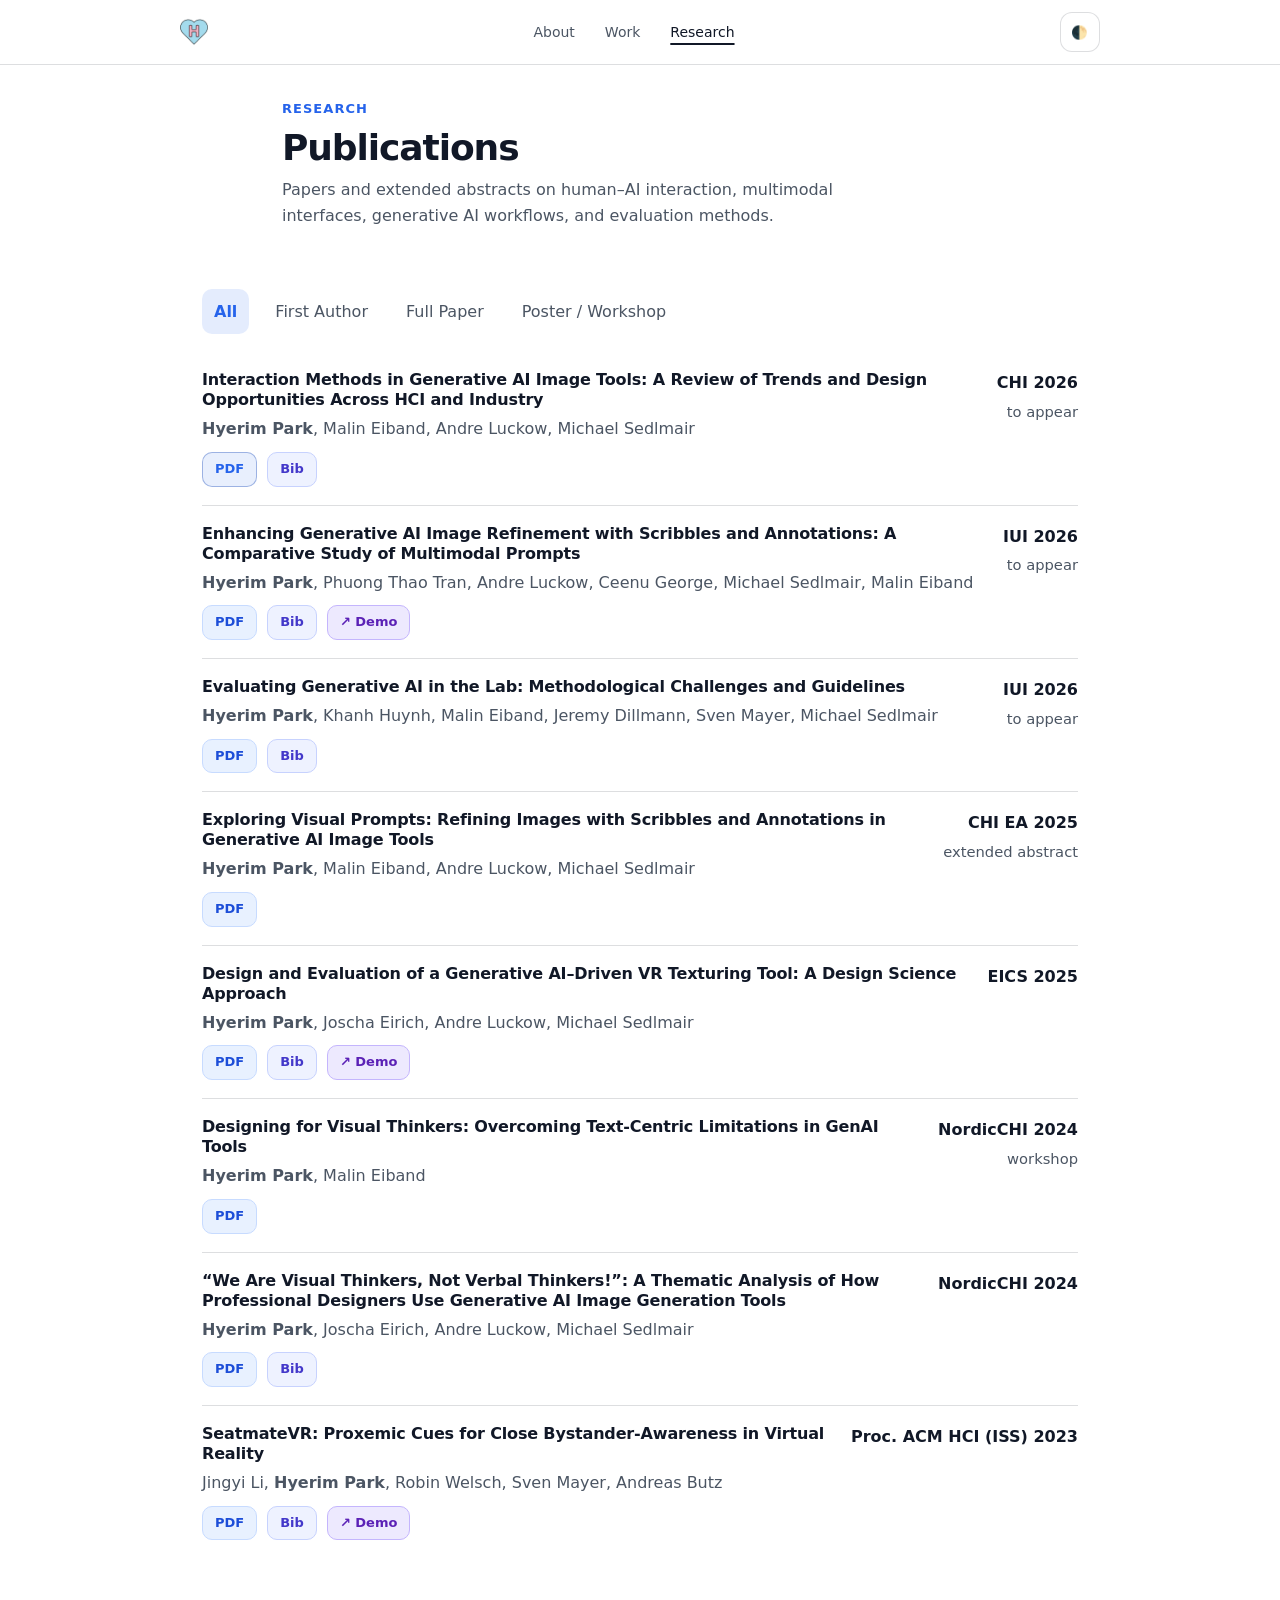
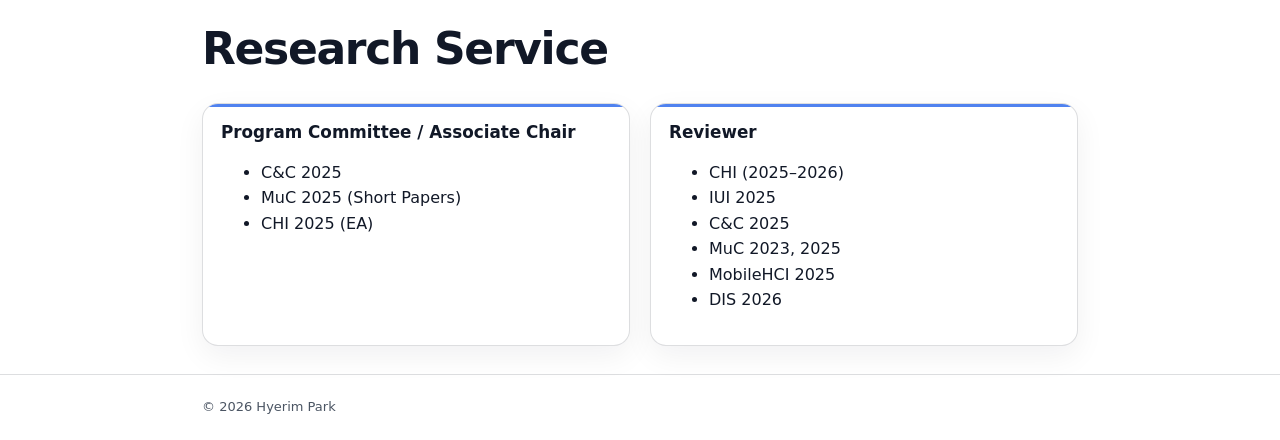
<file: publications.html>
<!doctype html>
<html lang="en">

<head>
  <meta charset="utf-8" />
  <meta name="viewport" content="width=device-width, initial-scale=1" />
  <title>Publications | Hyerim Park</title>
  <meta name="description"
    content="Publications by Hyerim Park on human–AI interaction, generative AI, multimodal interfaces, and UX research." />
  <script>
    (function () {
      try {
        const saved = localStorage.getItem('theme');
        if (saved === 'dark' || saved === 'light') {
          document.documentElement.setAttribute('data-theme', saved);
        }
      } catch (e) { }
    })();
  </script>
  <link rel="icon" href="assets/home.png" type="image/png" />
  <link rel="stylesheet" href="homepage.css" />
</head>

<body>
  <a class="skip-link" href="#main">Skip to content</a>

  <header class="site-header">
    <div class="container header-inner">
      <a class="brand" href="index.html#top" aria-label="Home">
        <img class="brand-mark" src="assets/home.png" alt="" aria-hidden="true" />
      </a>

      <nav class="nav" aria-label="Primary navigation">
        <a href="index.html#about">About</a>
        <a href="work.html">Work</a>
        <a href="publications.html" aria-current="page">Research</a>
        <!--  <a href="cv.html">Resume</a> -->
        <!-- <a href="assets/cv/park_resume_industry.pdf" target="_blank" rel="noreferrer">Resume</a> -->
      </nav>

      <button id="themeToggle" class="icon-btn" type="button" aria-label="Toggle theme"><span
          aria-hidden="true">🌓</span></button>
    </div>
  </header>

  <main id="main">
    <section class="hero hero-simple page-hero">
      <div class="container publications-hero">
        <p class="eyebrow-home">Research</p>
        <h1 class="title title-tight">Publications</h1>
        <p class="subtitle hero-subtitle-compact publications-intro">
          Papers and extended abstracts on human–AI interaction, multimodal interfaces, generative AI workflows, and
          evaluation methods.
        </p>
      </div>
    </section>

    <section class="section">
      <div class="container">
        <div class="pub-filters" role="tablist" aria-label="Publication filters">
          <button class="filter-btn is-active" type="button" data-pub-filter="all" aria-selected="true">All</button>
          <button class="filter-btn" type="button" data-pub-filter="first" aria-selected="false">First Author</button>
          <button class="filter-btn" type="button" data-pub-filter="full" aria-selected="false">Full Paper</button>
          <button class="filter-btn" type="button" data-pub-filter="poster" aria-selected="false">Poster /
            Workshop</button>
        </div>

        <p id="pubEmpty" class="muted small" hidden>No publications match this filter.</p>

        <ol class="pubs pubs-flat" aria-label="Publication list">
          <!-- To enable filtering, each item uses:
               - data-first="true|false" for first-author filtering
               - data-type="full|poster|preprint" for type filtering
               Add links (PDF/DOI/Project) as they become available. -->

          <li id="pub-chi-2026-review" class="pub pub-row" data-pub-item data-type="full" data-first="true">
            <div class="pub-left">
              <div class="pub-title">Interaction Methods in Generative AI Image Tools: A Review of Trends and Design
                Opportunities Across HCI and Industry</div>
              <div class="pub-authors"><strong>Hyerim Park</strong>, Malin Eiband, Andre Luckow, Michael Sedlmair </div>
              <div class="pub-actions">
                <a class="chip" href="assets/pdf/park2026interaction.pdf" target="_blank" rel="noreferrer">PDF</a>
                <a class="chip chip-bib" href="assets/bib/park2026interaction.bib" download>Bib</a>
                <!--   <a class="chip" href="#" target="_blank" rel="noreferrer">PDF</a>-->
                <!-- <a class="chip" href="#" target="_blank" rel="noreferrer">DOI</a>-->
              </div>
            </div>
            <div class="pub-right">
              <div class="pub-venue">CHI 2026</div>
              <div class="pub-note muted">to appear</div>
            </div>
          </li>

          <li id="pub-iui-2026-scribbles" class="pub pub-row" data-pub-item data-type="full" data-first="true">
            <div class="pub-left">
              <div class="pub-title">Enhancing Generative AI Image Refinement with Scribbles and Annotations: A
                Comparative Study of Multimodal Prompts</div>
              <div class="pub-authors"><strong>Hyerim Park</strong>, Phuong Thao Tran, Andre Luckow, Ceenu George,
                Michael Sedlmair, Malin Eiband</div>
              <div class="pub-actions">
                <a class="chip chip-blue" href="https://arxiv.org/pdf/2602.08830" target="_blank"
                  rel="noreferrer">PDF</a>
                <a class="chip chip-bib" href="assets/bib/park2026enhancing.bib" download>Bib</a>
                <a class="chip chip-demo" href="https://youtu.be/yJ7DICAsQHQ" target="_blank" rel="noreferrer">↗
                  Demo</a>
              </div>
            </div>
            <div class="pub-right">
              <div class="pub-venue">IUI 2026</div>
              <div class="pub-note muted">to appear</div>
            </div>
          </li>

          <li id="pub-iui-2026-eval" class="pub pub-row" data-pub-item data-type="full" data-first="true">
            <div class="pub-left">
              <div class="pub-title">Evaluating Generative AI in the Lab: Methodological Challenges and Guidelines</div>
              <div class="pub-authors"><strong>Hyerim Park</strong>, Khanh Huynh, Malin Eiband, Jeremy Dillmann, Sven
                Mayer, Michael Sedlmair</div>
              <div class="pub-actions">
                <a class="chip chip-blue" href="https://arxiv.org/pdf/2601.16740" target="_blank"
                  rel="noreferrer">PDF</a>
                <a class="chip chip-bib" href="assets/bib/park2026evaluating.bib" download>Bib</a>
              </div>
            </div>
            <div class="pub-right">
              <div class="pub-venue">IUI 2026</div>
              <div class="pub-note muted">to appear</div>
            </div>
          </li>
          <!-- If you are not first author on this paper, set data-first="false" (default here). -->
          <li id="pub-chi-ea-2025" class="pub pub-row" data-pub-item data-type="poster" data-first="true">
            <div class="pub-left">
              <div class="pub-title">Exploring Visual Prompts: Refining Images with Scribbles and Annotations in
                Generative AI Image Tools</div>
              <div class="pub-authors"><strong>Hyerim Park</strong>, Malin Eiband, Andre Luckow, Michael Sedlmair</div>
              <div class="pub-actions">
                <a class="chip chip-blue" href="https://visvar.github.io/assets/pdf/park2025exploring.pdf"
                  target="_blank" rel="noreferrer">PDF</a>
              </div>
            </div>
            <div class="pub-right">
              <div class="pub-venue">CHI EA 2025</div>
              <div class="pub-note muted">extended abstract</div>
            </div>
          </li>
          <li id="pub-eics-2025" class="pub pub-row" data-pub-item data-type="full" data-first="true">
            <div class="pub-left">
              <div class="pub-title">Design and Evaluation of a Generative AI–Driven VR Texturing Tool: A Design Science
                Approach</div>
              <div class="pub-authors"><strong>Hyerim Park</strong>, Joscha Eirich, Andre Luckow, Michael Sedlmair</div>
              <div class="pub-actions">
                <a class="chip chip-blue" href="https://aisel.aisnet.org/ecis2025/hci/hci/2/" target="_blank"
                  rel="noreferrer">PDF</a>
                <a class="chip chip-bib" href="assets/bib/park2025design.bib" download>Bib</a>
                <a class="chip chip-demo" href="https://youtu.be/qtPi6zQnd5k" target="_blank" rel="noreferrer">↗
                  Demo</a>
              </div>
            </div>
            <div class="pub-right">
              <div class="pub-venue">EICS 2025</div>
            </div>
          </li>
          <li id="pub-nordichi-2024-workshop" class="pub pub-row" data-pub-item data-type="poster" data-first="true">
            <div class="pub-left">
              <div class="pub-title">Designing for Visual Thinkers: Overcoming Text-Centric Limitations in GenAI Tools
              </div>
              <div class="pub-authors"><strong>Hyerim Park</strong>, Malin Eiband</div>
              <div class="pub-actions">
                <a class="chip chip-blue" href="https://visvar.github.io/assets/pdf/park2024designing.pdf"
                  target="_blank" rel="noreferrer">PDF</a>
              </div>
            </div>
            <div class="pub-right">
              <div class="pub-venue">NordicCHI 2024</div>
              <div class="pub-note muted">workshop</div>
            </div>
          </li>
          <li id="pub-nordichi-2024-visual-thinkers" class="pub pub-row" data-pub-item data-type="full"
            data-first="true">
            <div class="pub-left">
              <div class="pub-title">“We Are Visual Thinkers, Not Verbal Thinkers!”: A Thematic Analysis of How
                Professional Designers Use Generative AI Image Generation Tools</div>
              <div class="pub-authors"><strong>Hyerim Park</strong>, Joscha Eirich, Andre Luckow, Michael Sedlmair</div>
              <div class="pub-actions">
                <a class="chip chip-blue" href="https://dl.acm.org/doi/pdf/10.1145/3679318.3685370" target="_blank"
                  rel="noreferrer">PDF</a>
                <a class="chip chip-bib" href="assets/bib/park2024we.bib" download>Bib</a>
              </div>
            </div>
            <div class="pub-right">
              <div class="pub-venue">NordicCHI 2024</div>
            </div>
          </li>
          <li id="pub-seatmatevr" class="pub pub-row" data-pub-item data-type="full" data-first="false">
            <div class="pub-left">
              <div class="pub-title">SeatmateVR: Proxemic Cues for Close Bystander-Awareness in Virtual Reality</div>
              <div class="pub-authors">Jingyi Li, <strong>Hyerim Park</strong>, Robin Welsch, Sven Mayer, Andreas Butz
              </div>
              <div class="pub-actions">
                <a class="chip chip-blue" href="https://dl.acm.org/doi/pdf/10.1145/3626474" target="_blank"
                  rel="noreferrer">PDF</a>
                <a class="chip chip-bib" href="assets/bib/li2023seatmatevr.bib" download>Bib</a>
                <a class="chip chip-demo" href="https://youtu.be/swlowrdgp9o" target="_blank" rel="noreferrer">↗
                  Demo</a>
              </div>
            </div>
            <div class="pub-right">
              <div class="pub-venue">Proc. ACM HCI (ISS) 2023</div>
            </div>
          </li>

        </ol>
      </div>
    </section>


    <section class="section">
      <div class="container">
        <h2>Research Service</h2>

        <div class="skills-grid">

          <div class="skill-group">
            <h3>Program Committee / Associate Chair</h3>
            <ul>
              <li>C&C 2025</li>
              <li>MuC 2025 (Short Papers)</li>
              <li>CHI 2025 (EA)</li>
            </ul>
          </div>

          <div class="skill-group">
            <h3>Reviewer</h3>
            <ul>
              <li>CHI (2025–2026)</li>
              <li>IUI 2025</li>
              <li>C&C 2025</li>
              <li>MuC 2023, 2025</li>
              <li>MobileHCI 2025</li>
              <li>DIS 2026</li>
            </ul>
          </div>

        </div>
      </div>
    </section>

  </main>

  <footer class="site-footer">
    <div class="container footer-inner">
      <div class="muted small">© <span id="year"></span> Hyerim Park</div>
    </div>
  </footer>

  <script>
    (function () {
      const root = document.documentElement;
      const toggle = document.getElementById('themeToggle');
      if (toggle) {
        toggle.addEventListener('click', function () {
          const current = root.getAttribute('data-theme') === 'dark' ? 'dark' : 'light';
          const next = current === 'dark' ? 'light' : 'dark';
          root.setAttribute('data-theme', next);
          try { localStorage.setItem('theme', next); } catch (e) { }
        });
      }

      const filterButtons = Array.from(document.querySelectorAll('[data-pub-filter]'));
      const items = Array.from(document.querySelectorAll('[data-pub-item]'));
      const empty = document.getElementById('pubEmpty');

      function matches(item, filter) {
        if (filter === 'all') return true;
        if (filter === 'first') return item.dataset.first === 'true';
        if (filter === 'full') return item.dataset.type === 'full';
        if (filter === 'poster') return item.dataset.type === 'poster';
        return true;
      }

      function applyFilter(filter) {
        let visible = 0;
        items.forEach(function (item) {
          const show = matches(item, filter);
          item.hidden = !show;
          if (show) visible += 1;
        });
        if (empty) empty.hidden = visible !== 0;

        filterButtons.forEach(function (btn) {
          const active = btn.dataset.pubFilter === filter;
          btn.classList.toggle('is-active', active);
          btn.setAttribute('aria-selected', active ? 'true' : 'false');
        });
      }

      filterButtons.forEach(function (btn) {
        btn.addEventListener('click', function () {
          applyFilter(btn.dataset.pubFilter || 'all');
        });
      });

      applyFilter('all');

      const year = document.getElementById('year');
      if (year) year.textContent = new Date().getFullYear();
    })();
  </script>
</body>

</html>
</file>
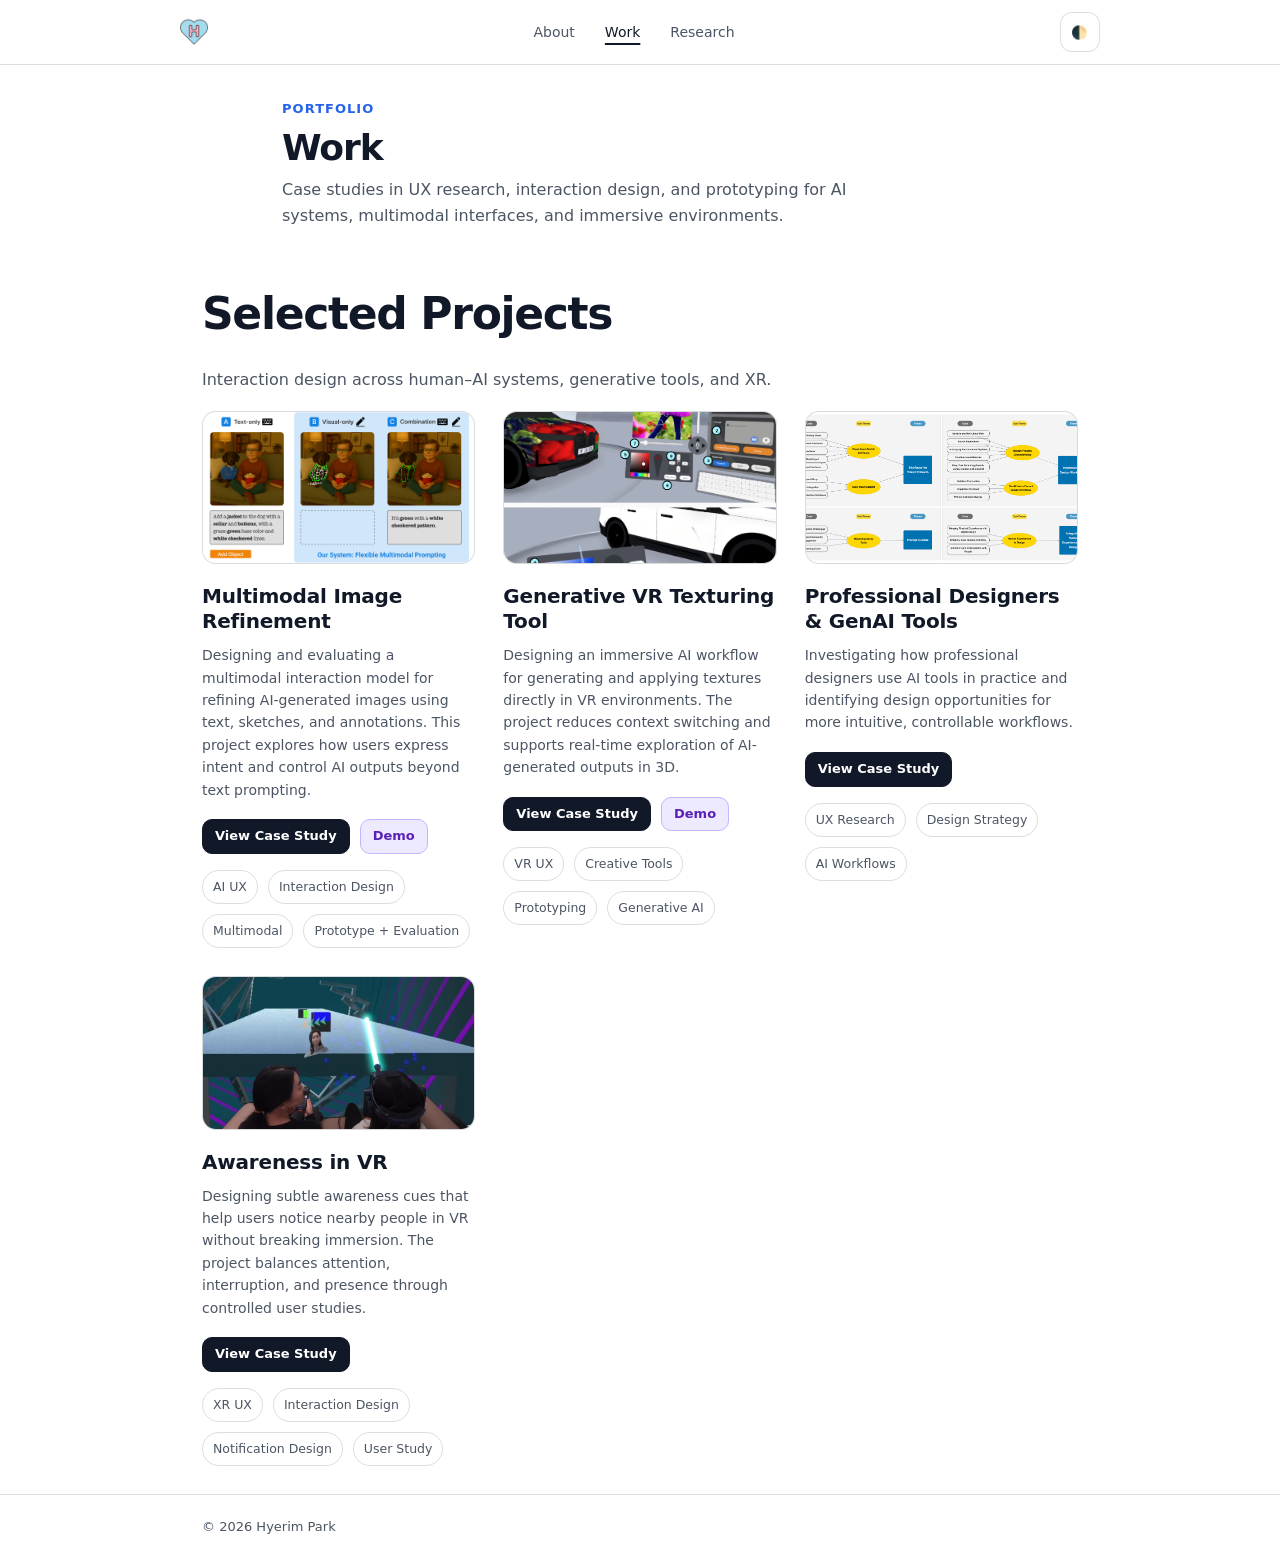
<file: work.html>
<!doctype html>
<html lang="en">

<head>
  <meta charset="utf-8" />
  <meta name="viewport" content="width=device-width, initial-scale=1" />
  <title>Work | Hyerim Park</title>
  <meta name="description"
    content="Selected case studies by Hyerim Park in UX research, interaction design, prototyping, multimodal interfaces, and immersive AI systems." />
  <script>
    (function () {
      try {
        const saved = localStorage.getItem('theme');
        if (saved === 'dark' || saved === 'light') {
          document.documentElement.setAttribute('data-theme', saved);
        }
      } catch (e) { }
    })();
  </script>
  <link rel="icon" href="assets/home.png" type="image/png" />
  <link rel="stylesheet" href="homepage.css" />
</head>

<body>
  <a class="skip-link" href="#main">Skip to content</a>

  <header class="site-header">
    <div class="container header-inner">
      <a class="brand" href="index.html#top" aria-label="Home">
        <img class="brand-mark" src="assets/home.png" alt="" aria-hidden="true" />
      </a>

      <nav class="nav" aria-label="Primary navigation">
        <a href="index.html#about">About</a>
        <a href="work.html" aria-current="page">Work</a>
        <a href="publications.html">Research</a>
<!-- <a href="cv.html">Resume</a> -->
        <!-- <a href="assets/cv/park_resume_industry.pdf" target="_blank" rel="noreferrer">Resume</a> -->
      </nav>

      <button id="themeToggle" class="icon-btn" type="button" aria-label="Toggle theme"><span
          aria-hidden="true">🌓</span></button>
    </div>
  </header>

  <main id="main">
    <section class="hero hero-simple page-hero">
      <div class="container publications-hero">
        <p class="eyebrow-home">Portfolio</p>
        <h1 class="title title-tight">Work</h1>
        <p class="subtitle hero-subtitle-compact publications-intro">
          Case studies in UX research, interaction design, and prototyping for AI systems, multimodal interfaces, and
          immersive environments.
        </p>
      </div>
    </section>

    <section class="section">
      <div class="container">
        <div class="section-heading-row">
          <div>
            <h2>Selected Projects</h2>
            <p class="section-kicker">Interaction design across human–AI systems, generative tools, and XR.</p>
          </div>
        </div>

        <div class="project-grid project-grid-home">
          <article class="project-card">
            <a class="project-thumb" href="project-multimodal-image-refinement.html"
              aria-label="Open case study: Multimodal Image Refinement">
              <img src="assets/projects/park2026enhancing.png" alt="Multimodal image refinement interface"
                loading="lazy" />
            </a>
            <h3 class="project-title">Multimodal Image Refinement</h3>
            <p class="project-desc">Designing and evaluating a multimodal interaction model for refining AI-generated
              images using text, sketches, and annotations. This project explores how users express intent and control
              AI outputs beyond text prompting.</p>
            <div class="project-links">
              <a class="chip chip-primary" href="project-multimodal-image-refinement.html">View Case Study</a>
              <a class="chip chip-demo" href="https://youtu.be/yJ7DICAsQHQ" target="_blank" rel="noreferrer">Demo</a>
            </div>
            <div class="tag-row">
              <span class="tag">AI UX</span>
              <span class="tag">Interaction Design</span>
              <span class="tag">Multimodal</span>
              <span class="tag">Prototype + Evaluation</span>
            </div>
          </article>

          <article class="project-card">
            <a class="project-thumb" href="project-generative-vr-texturing.html"
              aria-label="Open case study: Generative VR Texturing Tool">
              <img src="assets/projects/park2025design.png" alt="Generative VR texturing tool" loading="lazy" />
            </a>
            <h3 class="project-title">Generative VR Texturing Tool</h3>
            <p class="project-desc">Designing an immersive AI workflow for generating and applying textures directly in
              VR environments. The project reduces context switching and supports real-time exploration of AI-generated
              outputs in 3D.</p>
            <div class="project-links">
              <a class="chip chip-primary" href="project-generative-vr-texturing.html">View Case Study</a>
              <a class="chip chip-demo" href="https://youtu.be/qtPi6zQnd5k" target="_blank" rel="noreferrer">Demo</a>
            </div>
            <div class="tag-row">
              <span class="tag">VR UX</span>
              <span class="tag">Creative Tools</span>
              <span class="tag">Prototyping</span>
              <span class="tag">Generative AI</span>
            </div>
          </article>

          <article class="project-card">
            <a class="project-thumb" href="project-professional-designers-genai-tools.html"
              aria-label="Open case study: Professional Designers and GenAI Tools">
              <img src="assets/projects/park2024we.png" alt="Professional designers using generative AI image tools"
                loading="lazy" />
            </a>
            <h3 class="project-title">Professional Designers &amp; GenAI Tools</h3>
            <p class="project-desc">
              Investigating how professional designers use AI tools in practice and identifying design opportunities
              for more intuitive, controllable workflows.
            </p>
            <div class="project-links">
              <a class="chip chip-primary" href="project-professional-designers-genai-tools.html">View Case Study</a>
            </div>
            <div class="tag-row">
              <span class="tag">UX Research</span>
              <span class="tag">Design Strategy</span>
              <span class="tag">AI Workflows</span>
            </div>
          </article>

          <article class="project-card">
            <a class="project-thumb" href="project-seatmatevr.html" aria-label="Open case study: Awareness in VR">
              <img src="assets/projects/li2023seatmatevr.png" alt="VR awareness system interface" loading="lazy" />
            </a>
            <h3 class="project-title">Awareness in VR</h3>
            <p class="project-desc">Designing subtle awareness cues that help users notice nearby people in VR without
              breaking immersion. The project balances attention, interruption, and presence through controlled user
              studies.</p>
            <div class="project-links">
              <a class="chip chip-primary" href="project-seatmatevr.html">View Case Study</a>
            </div>
            <div class="tag-row">
              <span class="tag">XR UX</span>
              <span class="tag">Interaction Design</span>
              <span class="tag">Notification Design</span>
              <span class="tag">User Study</span>
            </div>
          </article>
        </div>
      </div>
    </section>
  </main>

  <footer class="site-footer">
    <div class="container footer-inner">
      <div class="muted small">© <span id="year"></span> Hyerim Park</div>
    </div>
  </footer>

  <script>
    (function () {
      const root = document.documentElement;
      const toggle = document.getElementById('themeToggle');
      if (toggle) {
        toggle.addEventListener('click', function () {
          const current = root.getAttribute('data-theme') === 'dark' ? 'dark' : 'light';
          const next = current === 'dark' ? 'light' : 'dark';
          root.setAttribute('data-theme', next);
          try { localStorage.setItem('theme', next); } catch (e) { }
        });
      }

      const year = document.getElementById('year');
      if (year) year.textContent = new Date().getFullYear();
    })();
  </script>
</body>

</html>
</file>
<file: homepage.css>
/* Homepage styles */
:root {
  --bg: #ffffff;
  --bg-alt: #fafafa;
  --panel: #ffffff;
  --text: #111827;
  --muted: #4b5563;
  --border: rgba(17, 24, 39, 0.14);
  --shadow: 0 10px 30px rgba(17, 24, 39, 0.06);
  --radius: 12px;
  --accent: #111827;
  --accent-2: #2563eb;
  --max: 920px;
  --pad: 22px;
  --gap: 18px;
  --font:
    ui-sans-serif, system-ui, -apple-system, Segoe UI, Roboto, "Noto Sans KR",
    "Apple SD Gothic Neo", "Malgun Gothic", sans-serif;
  --mono:
    ui-monospace, SFMono-Regular, Menlo, Monaco, Consolas, "Liberation Mono",
    "Courier New", monospace;
}

:root[data-theme="dark"] {
  --bg: #0b0c0f;
  --bg-alt: #0f1218;
  --panel: #0f1218;
  --text: #eef2ff;
  --muted: #a9b4d0;
  --border: rgba(255, 255, 255, 0.12);
  --shadow: 0 10px 30px rgba(0, 0, 0, 0.35);
  --accent: #eef2ff;
  --accent-2: #7aa2ff;
}

:root[data-theme="dark"] .callout {
  background: #1a2233;
  border: 1px solid #2c3a57;
}

* {
  box-sizing: border-box;
}

html {
  scroll-behavior: smooth;
}

body {
  margin: 0;
  font-family: var(--font);
  line-height: 1.6;
  color: var(--text);
  background: var(--bg);
}

a {
  color: inherit;
}

code {
  font-family: var(--mono);
  background: rgba(122, 162, 255, 0.1);
  border: 1px solid var(--border);
  padding: 0.1em 0.35em;
  border-radius: 8px;
}

.container {
  width: 100%;
  max-width: var(--max);
  margin: 0 auto;
  padding: 0 var(--pad);
}

.skip-link {
  position: absolute;
  left: -999px;
  top: -999px;
  background: var(--panel);
  color: var(--text);
  border: 1px solid var(--border);
  padding: 10px 12px;
  border-radius: 10px;
  z-index: 9999;
}

.skip-link:focus {
  left: 12px;
  top: 12px;
}

.site-header {
  position: sticky;
  top: 0;
  z-index: 20;
  background: color-mix(in srgb, var(--bg) 92%, transparent);
  backdrop-filter: blur(10px);
  border-bottom: 1px solid var(--border);
}

.header-inner {
  display: flex;
  align-items: center;
  justify-content: space-between;
  gap: 16px;
  padding: 12px 0;
}

.brand {
  display: flex;
  align-items: center;
  gap: 10px;
  text-decoration: none;
  color: inherit;
  font-weight: 650;
  letter-spacing: -0.01em;
}

.brand-dot {
  display: none;
}

.brand-text {
  font-size: 15px;
}

.brand-mark {
  width: 28px;
  height: 28px;
  display: block;
}

.nav {
  display: flex;
  gap: 10px;
  align-items: center;
  flex-wrap: wrap;
}

.nav a {
  text-decoration: none;
  color: var(--muted);
  font-weight: 520;
  font-size: 14px;
  padding: 6px 8px;
  border-radius: 10px;
}

.nav a:hover,
.nav a[aria-current="page"] {
  color: var(--text);
  text-decoration: underline;
  text-underline-offset: 6px;
  text-decoration-thickness: 2px;
}

.icon-btn {
  border: 1px solid var(--border);
  background: var(--panel);
  color: var(--text);
  border-radius: 12px;
  width: 40px;
  height: 40px;
  display: inline-flex;
  align-items: center;
  justify-content: center;
  cursor: pointer;
}

.icon-btn:hover {
  border-color: color-mix(in srgb, var(--accent-2) 45%, var(--border));
}

h1,
h2 {
  letter-spacing: -0.03em;
}

h2 {
  margin: 0 0 18px;
  font-size: clamp(30px, 3.8vw, 44px);
}

.muted {
  color: var(--muted);
}

.small {
  font-size: 13px;
}

.highlight {
  font-weight: 600;
  color: #2563eb;
}

.hero-simple {
  padding: 34px 0 18px;
}

.hero-simple-inner {
  display: flex;
  align-items: flex-start;
  gap: 22px;
}

.title-tight {
  margin: 0;
  font-size: clamp(34px, 4.2vw, 46px);
  line-height: 1.1;
  letter-spacing: -0.03em;
}

.hero-simple .title {
  font-size: 36px;
  font-weight: 600;
}

.subtitle {
  margin: 10px 0 14px;
  color: var(--muted);
  max-width: 64ch;
}

.lede {
  margin: 14px 0 0;
  max-width: 70ch;
}

.hero-signal {
  margin: 0 0 10px;
  color: var(--accent-2);
  font-weight: 650;
  font-size: 14px;
  letter-spacing: 0.01em;
}

.icon-row {
  display: flex;
  gap: 10px;
  align-items: center;
  margin-top: 8px;
}

.icon-link {
  width: 42px;
  height: 42px;
  border: 1px solid var(--border);
  border-radius: 12px;
  background: var(--panel);
  display: inline-flex;
  align-items: center;
  justify-content: center;
  color: var(--text);
  text-decoration: none;
  cursor: pointer;
  position: relative;
  padding: 0;
}

.icon-link:hover {
  border-color: color-mix(in srgb, var(--accent-2) 45%, var(--border));
}

.icon {
  width: 20px;
  height: 20px;
  display: block;
}

.icon-link.is-copied::after {
  content: "Copied";
  position: absolute;
  top: -34px;
  left: 50%;
  transform: translateX(-50%);
  padding: 6px 9px;
  border-radius: 10px;
  border: 1px solid var(--border);
  background: var(--panel);
  color: var(--muted);
  font-size: 12px;
  box-shadow: var(--shadow);
  white-space: nowrap;
}

.avatar {
  width: 150px;
  aspect-ratio: 1 / 1;
  border-radius: 50%;
  overflow: hidden;
  box-shadow: 0 8px 24px rgba(0, 0, 0, 0.08);
}

.avatar img {
  width: 100%;
  height: 100%;
  object-fit: cover;
  display: block;
}

.avatar-inline {
  width: clamp(92px, 10vw, 120px);
  margin: 0;
  flex: 0 0 auto;
}

.avatar-inline .avatar-img,
.avatar-inline .avatar-placeholder {
  border-radius: 999px;
}

.avatar-inline figcaption {
  display: none;
}

.callout {
  margin-top: 14px;
  display: grid;
  grid-template-columns: auto 1fr;
  gap: 12px;
  align-items: start;
  padding: 16px 18px;
  border-radius: var(--radius);
  background: #eef4ff;
  border: 1px solid #dbe7ff;
}

.callout strong {
  color: var(--text);
}

.callout .callout-muted {
  color: var(--muted);
  margin-left: 6px;
}

.news {
  margin-top: 18px;
}

.subhead {
  margin: 0 0 10px;
  font-size: 0.82rem;
  letter-spacing: 0.12em;
  text-transform: uppercase;
  color: var(--muted);
}

.news-list {
  margin: 0;
  padding: 0;
  list-style: none;
  display: grid;
  gap: 10px;
}

.news-list li {
  display: grid;
  grid-template-columns: 64px 1fr;
  gap: 10px;
}

.news-date {
  color: var(--muted);
  font-variant-numeric: tabular-nums;
}

.news-text a {
  color: var(--accent-2);
  text-decoration: none;
}

.news-text a:hover {
  text-decoration: underline;
}

.section {
  padding: 28px 0;
}

.section-compact {
  padding-top: 10px;
}

.section.alt {
  background: rgba(255, 255, 255, 0.03);
  border-top: 1px solid var(--border);
  border-bottom: 1px solid var(--border);
}

.section-kicker {
  margin: 4px 0 0;
  color: var(--muted);
}

.section-actions {
  margin-top: 18px;
}

.section-heading-row {
  display: flex;
  align-items: end;
  justify-content: space-between;
  gap: 20px;
}

.prose {
  max-width: 70ch;
}

.grid-2,
.grid-3 {
  display: grid;
  grid-template-columns: 1fr;
  gap: 16px;
}

.panel {
  border: 1px solid var(--border);
  border-radius: var(--radius);
  padding: 16px;
  background: var(--panel);
  box-shadow: var(--shadow);
}

.panel-title {
  margin: 0 0 10px;
  font-size: 16px;
}

.bullets {
  margin: 10px 0 0;
  padding-left: 18px;
  color: var(--muted);
}

.bullets li {
  margin: 4px 0;
}

.text-link {
  color: #5b5fc7;
  text-decoration: none;
  border-bottom: 1px solid transparent;
}

.text-link:hover {
  border-bottom: 1px solid #5b5fc7;
}

.project-grid {
  display: grid;
  grid-template-columns: 1fr;
  gap: 28px;
  margin-top: 18px;
}

.project-card {
  display: flex;
  flex-direction: column;
  gap: 10px;
}

.project-thumb {
  border: 0;
  padding: 0;
  background: none;
  cursor: pointer;
  display: block;
  width: 100%;
  text-align: inherit;
  aspect-ratio: 16 / 9;
  border-radius: 14px;
  overflow: hidden;
  border: 1px solid var(--border);
  background: var(--bg-alt);
}

.project-thumb img {
  width: 100%;
  height: 100%;
  object-fit: cover;
  display: block;
  transition: transform 0.3s ease;
}

.project-thumb:hover img {
  transform: scale(1.03);
}

.project-title {
  margin: 10px 0 0;
  font-size: 20px;
  line-height: 1.25;
  letter-spacing: -0.01em;
}

.project-desc {
  margin: 0;
  color: var(--muted);
  font-size: 14px;
}

.project-links {
  margin-top: 8px;
  display: flex;
  gap: 10px;
  flex-wrap: wrap;
}

.chip {
  display: inline-flex;
  align-items: center;
  justify-content: center;
  gap: 6px;
  padding: 6px 12px;
  border-radius: 10px;
  font-size: 13px;
  font-weight: 650;
  text-decoration: none;
  border: 1px solid transparent;
  background: var(--panel);
  color: var(--text);
}

.chip:hover {
  transform: translateY(-1px);
  transition: 0.15s ease;
  border-color: color-mix(in srgb, var(--accent-2) 45%, var(--border));
}

.chip.chip-primary {
  background: #111827;
  color: #ffffff;
  border: 1px solid #111827;
  font-weight: 600;
}

.chip.chip-primary:hover {
  background: #000000;
  border-color: #000000;
}

.chip-blue {
  background: #e8f1ff;
  border: 1px solid #c7dbff;
  color: #1d4ed8;
}

.chip-demo {
  background: #ede9fe;
  border: 1px solid #c4b5fd;
  color: #5b21b6;
}

.chip-bib {
  background: #eef2ff;
  border: 1px solid #c7d2fe;
  color: #4338ca;
}

.tag-row {
  display: flex;
  gap: 10px;
  flex-wrap: wrap;
  margin-top: 6px;
}

.tag-row-large {
  gap: 12px;
}

.tag {
  border: 1px solid var(--border);
  padding: 6px 10px;
  border-radius: 999px;
  color: var(--muted);
  font-size: 12.5px;
  background: transparent;
  font-weight: 500;
}

.tag-row-large .tag {
  font-size: 13px;
  padding: 8px 12px;
}

.pub-filters {
  display: flex;
  gap: 14px;
  flex-wrap: wrap;
  align-items: center;
  margin: 10px 0 18px;
}

.filter-btn {
  border: none;
  background: transparent;
  padding: 10px 12px;
  border-radius: 10px;
  font: inherit;
  color: var(--muted);
  cursor: pointer;
}

.filter-btn:hover {
  color: var(--text);
}

.filter-btn.is-active {
  background: rgba(37, 99, 235, 0.12);
  color: var(--accent-2);
  font-weight: 700;
}

.pubs {
  margin: 0;
  padding-left: 0;
  list-style: none;
  display: grid;
}

.pub {
  padding: 0;
}

.pub-row {
  display: grid;
  grid-template-columns: 1fr auto;
  gap: 22px;
  padding: 18px 0;
  border-top: 1px solid var(--border);
}

.pub-row:first-child {
  border-top: none;
}

.pub-left {
  min-width: 0;
}

.pub-title {
  font-weight: 780;
  line-height: 1.25;
  letter-spacing: -0.01em;
  overflow-wrap: anywhere;
}

.pub-authors {
  margin-top: 6px;
  color: var(--muted);
}

.pub-actions {
  display: flex;
  gap: 10px;
  flex-wrap: wrap;
  margin-top: 10px;
}

.pub-right {
  text-align: right;
  white-space: nowrap;
}

.pub-venue {
  font-weight: 760;
}

.pub-note {
  margin-top: 4px;
  font-size: 0.92rem;
}

.pub-actions .chip {
  color: var(--accent-2);
  border: 1px solid color-mix(in srgb, var(--accent-2) 28%, var(--border));
  background: color-mix(in srgb, var(--accent-2) 10%, transparent);
}

.pub-actions .chip:hover {
  border-color: color-mix(in srgb, var(--accent-2) 45%, var(--border));
  background: color-mix(in srgb, var(--accent-2) 16%, transparent);
  text-decoration: none;
}

.pub-actions .chip.chip-blue {
  background: #e8f1ff;
  border: 1px solid #c7dbff;
  color: #1d4ed8;
}

.pub-actions .chip.chip-bib {
  background: #eef2ff;
  border: 1px solid #c7d2fe;
  color: #4338ca;
}

.pub-actions .chip.chip-demo {
  background: #ede9fe;
  border: 1px solid #c4b5fd;
  color: #5b21b6;
}

.pub-row[hidden],
#pubEmpty[hidden] {
  display: none !important;
}

.pubs-preview {
  margin-top: 18px;
}

.pubs-preview .pub-row:last-child {
  border-bottom: 1px solid var(--border);
}

.page-hero {
  padding-bottom: 8px;
}

.publications-hero {
  max-width: 760px;
}

.eyebrow-home {
  margin: 0 0 8px;
  color: var(--accent-2);
  font-size: 13px;
  font-weight: 700;
  letter-spacing: 0.08em;
  text-transform: uppercase;
}

.publications-intro {
  max-width: 62ch;
}

.skills-grid {
  display: grid;
  grid-template-columns: 1fr;
  gap: 18px;
  margin-top: 18px;
}

.skill-group {
  background: var(--panel);
  border: 1px solid var(--border);
  border-radius: 16px;
  padding: 18px 18px 16px;
  box-shadow: var(--shadow);
  position: relative;
  overflow: hidden;
}

.skill-group::before {
  content: "";
  position: absolute;
  top: 0;
  left: 0;
  width: 100%;
  height: 3px;
  background: var(--accent-2);
  opacity: 0.8;
}

.skill-group h3 {
  margin: 0 0 12px;
  font-size: 1.05rem;
  line-height: 1.3;
  color: var(--text);
}

.skill-group strong {
  color: var(--accent-2);
  font-weight: 600;
}

.skill-group p {
  margin: 0 0 10px;
  color: var(--muted);
  line-height: 1.7;
}

.skill-group p:last-child {
  margin-bottom: 0;
}

.site-footer {
  border-top: 1px solid var(--border);
  padding: 22px 0;
}

.footer-inner {
  display: flex;
  justify-content: space-between;
  gap: 12px;
  flex-wrap: wrap;
}

.lightbox[hidden] {
  display: none;
}

.lightbox {
  position: fixed;
  inset: 0;
  z-index: 9999;
}

.lightbox-backdrop {
  position: absolute;
  inset: 0;
  background: rgba(0, 0, 0, 0.72);
}

.lightbox-figure {
  position: relative;
  margin: 0;
  width: min(1100px, calc(100% - 32px));
  height: min(85vh, 820px);
  top: 50%;
  left: 50%;
  transform: translate(-50%, -50%);
  background: rgba(255, 255, 255, 0.02);
  border: 1px solid rgba(255, 255, 255, 0.12);
  border-radius: 14px;
  overflow: hidden;
}

.lightbox-img {
  width: 100%;
  height: 100%;
  object-fit: contain;
  display: block;
  background: rgba(0, 0, 0, 0.25);
}

.lightbox-close {
  position: absolute;
  top: 10px;
  right: 10px;
  border: 1px solid rgba(255, 255, 255, 0.22);
  background: rgba(0, 0, 0, 0.4);
  color: #fff;
  width: 36px;
  height: 36px;
  border-radius: 10px;
  cursor: pointer;
}

@media (min-width: 820px) {
  .nav {
    display: flex;
    gap: 14px;
    align-items: center;
    flex-wrap: wrap;
  }
  .grid-2 {
    grid-template-columns: 1fr 1fr;
  }

  .grid-3 {
    grid-template-columns: repeat(3, 1fr);
  }

  .project-grid {
    grid-template-columns: repeat(3, 1fr);
  }
}

@media (min-width: 1040px) {
  .skills-grid {
    grid-template-columns: repeat(3, minmax(0, 1fr));
  }
}

@media (max-width: 920px) {
  .avatar {
    margin-inline: auto;
  }
}

@media (max-width: 760px) {
  .hero-simple-inner {
    flex-direction: column;
    align-items: center;
    text-align: center;
  }

  .subtitle,
  .lede {
    margin-left: auto;
    margin-right: auto;
  }

  .hero-signal {
    text-align: center;
  }

  .news-list li {
    grid-template-columns: 1fr;
  }
}

@media (max-width: 720px) {
  .pub-row {
    grid-template-columns: 1fr;
    gap: 10px;
  }

  .pub-right {
    text-align: left;
    white-space: normal;
  }
}

@media (min-width: 720px) {
  .skills-grid {
    grid-template-columns: repeat(2, minmax(0, 1fr));
    gap: 20px;
  }
}

@media print {
  .site-header {
    display: none !important;
  }

  body {
    background: white;
    color: black;
  }

  .section.alt {
    background: transparent;
    border: none;
  }

  .panel,
  .avatar {
    box-shadow: none;
  }
}
/* =========================
   Resume / CV page
   ========================= */

.cv-page-section {
  padding-top: 56px;
  padding-bottom: 72px;
}

.cv-page-container {
  max-width: 880px;
}

.cv-page-header {
  max-width: 700px;
  margin-bottom: 30px;
}

.cv-page-title {
  margin: 0;
  font-size: clamp(34px, 4.4vw, 52px);
  line-height: 1.08;
  letter-spacing: -0.04em;
}

.cv-page-intro {
  margin: 14px 0 0;
  max-width: 44rem;
  font-size: 18px;
  line-height: 1.6;
  color: var(--muted);
}

.cv-download-grid {
  display: grid;
  grid-template-columns: 1fr 1fr;
  gap: 18px;
  margin-top: 28px;
}

.cv-download-card {
  border: 1px solid var(--border);
  border-radius: 16px;
  background: var(--panel);
  padding: 22px 22px 20px;
  box-shadow: var(--shadow);
}

.cv-card-kicker {
  margin: 0 0 8px;
  font-size: 12px;
  letter-spacing: 0.12em;
  text-transform: uppercase;
  color: var(--accent-2);
  font-weight: 700;
}

.cv-card-title {
  margin: 0;
  font-size: 24px;
  line-height: 1.2;
  letter-spacing: -0.02em;
}

.cv-card-text {
  margin: 12px 0 0;
  color: var(--muted);
  font-size: 15px;
  line-height: 1.65;
}

.cv-download-btn {
  margin-top: 18px;
  width: fit-content;
}

.cv-page-note {
  margin-top: 22px;
}

@media (max-width: 760px) {
  .cv-download-grid {
    grid-template-columns: 1fr;
  }

  .cv-page-section {
    padding-top: 38px;
    padding-bottom: 56px;
  }
}

/* Minimal CV page */

.cv-minimal {
  padding-top: 64px;
  padding-bottom: 80px;
}

.cv-minimal-container {
  max-width: 640px;
}

.cv-title {
  font-size: clamp(36px, 5vw, 56px);
  margin: 8px 0 24px;
  letter-spacing: -0.04em;
}

.cv-buttons {
  display: flex;
  gap: 12px;
  flex-wrap: wrap;
}
</file>
<file: styles_case_studies.css>
/* Cleaned stylesheet: deduplicated and reorganized from current file while preserving visual output as closely as possible. */

:root {
  --bg: #ffffff;
  --bg-alt: #fafafa;
  --panel: #ffffff;
  --text: #111827;
  --muted: #4b5563;
  --border: rgba(17, 24, 39, 0.14);
  --shadow: 0 10px 30px rgba(17, 24, 39, 0.06);
  --radius: 12px;
  --accent: #111827;
  --accent-2: #2563eb;
  --max: 1040px;
  --pad: 22px;
  --gap: 18px;
  --font: ui-sans-serif, system-ui, -apple-system, Segoe UI, Roboto, "Noto Sans KR", "Apple SD Gothic Neo", "Malgun Gothic", sans-serif;
  --mono: ui-monospace, SFMono-Regular, Menlo, Monaco, Consolas, "Liberation Mono", "Courier New", monospace;
}

:root[data-theme="dark"] {
  --bg: #0b0c0f;
  --bg-alt: #0f1218;
  --panel: #0f1218;
  --text: #eef2ff;
  --muted: #a9b4d0;
  --border: rgba(255, 255, 255, 0.12);
  --shadow: 0 10px 30px rgba(0, 0, 0, 0.35);
  --accent: #eef2ff;
  --accent-2: #7aa2ff;
}

:root[data-theme="dark"] .callout {
  background: #1a2233;
  border: 1px solid #2c3a57;
}

* {
  box-sizing: border-box;
}

html {
  scroll-behavior: smooth;
}

body {
  margin: 0;
  font-family: var(--font);
  line-height: 1.6;
  color: var(--text);
  background: var(--bg);
}

a {
  color: inherit;
}

code {
  font-family: var(--mono);
  background: rgba(122, 162, 255, 0.10);
  border: 1px solid var(--border);
  padding: 0.1em 0.35em;
  border-radius: 8px;
}

.container {
  width: 100%;
  max-width: var(--max);
  margin: 0 auto;
  padding: 0 var(--pad);
}

.skip-link {
  position: absolute;
  left: -999px;
  top: -999px;
  background: var(--panel);
  color: var(--text);
  border: 1px solid var(--border);
  padding: 10px 12px;
  border-radius: 10px;
  z-index: 9999;
}

.skip-link:focus {
  left: 12px;
  top: 12px;
}

.site-header {
  position: sticky;
  top: 0;
  z-index: 20;
  background: color-mix(in srgb, var(--bg) 92%, transparent);
  backdrop-filter: blur(10px);
  border-bottom: 1px solid var(--border);
}

.header-inner {
  display: flex;
  align-items: center;
  justify-content: space-between;
  gap: 16px;
  padding: 12px 0;
}

.brand {
  display: flex;
  align-items: center;
  gap: 10px;
  text-decoration: none;
  color: inherit;
  font-weight: 650;
  letter-spacing: -0.01em;
}

.brand-mark {
  width: 28px;
  height: 28px;
  display: block;
}

.nav {
  display: none;
  gap: 14px;
  align-items: center;
}

.nav a {
  text-decoration: none;
  color: var(--muted);
  font-weight: 520;
  font-size: 14px;
  padding: 6px 8px;
  border-radius: 10px;
}

.nav a:hover {
  color: var(--text);
  text-decoration: underline;
  text-underline-offset: 6px;
  text-decoration-thickness: 2px;
}

.icon-btn {
  border: 1px solid var(--border);
  background: var(--panel);
  color: var(--text);
  border-radius: 12px;
  width: 40px;
  height: 40px;
  display: inline-flex;
  align-items: center;
  justify-content: center;
  cursor: pointer;
}

.icon-btn:hover {
  border-color: color-mix(in srgb, var(--accent-2) 45%, var(--border));
}

h1, h2, h3 {
  letter-spacing: -0.03em;
}

h2 {
  margin: 0 0 18px;
  font-size: clamp(30px, 3.8vw, 44px);
}

.muted {
  color: var(--muted);
}

.small {
  font-size: 13px;
}

.back-link {
  display: inline-block;
  margin-bottom: 14px;
  color: var(--accent-2);
  text-decoration: none;
  font-weight: 600;
}

.back-link:hover {
  text-decoration: underline;
}

.hero-simple {
  padding: 34px 0 18px;
}

.hero-simple-inner {
  display: flex;
  align-items: flex-start;
  gap: 22px;
}

.title-tight {
  margin: 0;
  font-size: clamp(34px, 4.2vw, 46px);
  line-height: 1.1;
}

.subtitle {
  margin: 10px 0 14px;
  color: var(--muted);
  max-width: 64ch;
}

.lede {
  margin: 14px 0 0;
  max-width: 70ch;
}

.hero-simple .title {
  font-size: 36px;
  font-weight: 600;
}

.icon-row {
  display: flex;
  gap: 10px;
  align-items: center;
  margin-top: 8px;
  flex-wrap: wrap;
}

.icon-link {
  min-width: 42px;
  height: 42px;
  border: 1px solid var(--border);
  border-radius: 12px;
  background: var(--panel);
  display: inline-flex;
  align-items: center;
  justify-content: center;
  color: var(--text);
  text-decoration: none;
  cursor: pointer;
  position: relative;
  padding: 0 12px;
  font-weight: 600;
}

.icon-link:hover {
  border-color: color-mix(in srgb, var(--accent-2) 45%, var(--border));
}

.avatar {
  width: 150px;
  aspect-ratio: 1 / 1;
  border-radius: 50%;
  overflow: hidden;
  box-shadow: 0 8px 24px rgba(0,0,0,0.08);
}

.avatar img {
  width: 100%;
  height: 100%;
  object-fit: cover;
  display: block;
}

.avatar-inline {
  width: clamp(92px, 10vw, 120px);
  margin: 0;
  flex: 0 0 auto;
}

.callout {
  margin-top: 14px;
  display: grid;
  grid-template-columns: auto 1fr;
  gap: 12px;
  align-items: start;
  padding: 16px 18px;
  border-radius: var(--radius);
  background: #eef4ff;
  border: 1px solid #dbe7ff;
}

.callout .callout-muted {
  color: var(--muted);
  margin-left: 6px;
}

.news {
  margin-top: 18px;
}

.subhead {
  margin: 0 0 10px;
  font-size: 0.82rem;
  letter-spacing: 0.12em;
  text-transform: uppercase;
  color: var(--muted);
}

.news-list {
  margin: 0;
  padding: 0;
  list-style: none;
  display: grid;
  gap: 10px;
}

.news-list li {
  display: grid;
  grid-template-columns: 64px 1fr;
  gap: 10px;
}

.news-date {
  color: var(--muted);
  font-variant-numeric: tabular-nums;
}

.news-text a {
  color: var(--accent-2);
  text-decoration: none;
}

.news-text a:hover {
  text-decoration: underline;
}

.section {
  padding: 28px 0;
}

.prose {
  max-width: 72ch;
}

.section.alt {
  background: rgba(255, 255, 255, 0.03);
  border-top: 1px solid var(--border);
  border-bottom: 1px solid var(--border);
}

.panel {
  border: 1px solid var(--border);
  border-radius: var(--radius);
  padding: 16px;
  background: var(--panel);
  box-shadow: var(--shadow);
}

.panel-title {
  margin: 0 0 10px;
  font-size: 16px;
}

.bullets {
  margin: 10px 0 0;
  padding-left: 18px;
  color: var(--muted);
}

.bullets li {
  margin: 4px 0;
}

.project-grid {
  display: grid;
  grid-template-columns: 1fr;
  gap: 28px;
  margin-top: 18px;
}

.project-card {
  display: flex;
  flex-direction: column;
  gap: 10px;
}

.project-thumb {
  border: 1px solid var(--border);
  padding: 0;
  background: var(--bg-alt);
  cursor: zoom-in;
  display: block;
  width: 100%;
  text-align: inherit;
  aspect-ratio: 16 / 9;
  border-radius: 14px;
  overflow: hidden;
}

.project-title {
  margin: 4px 0 0;
  font-size: 18px;
  line-height: 1.25;
}

.project-desc {
  margin: 0;
  color: var(--muted);
  font-size: 14px;
}

.project-links {
  margin-top: 8px;
  display: flex;
  gap: 10px;
  flex-wrap: wrap;
}

.chip {
  display: inline-flex;
  align-items: center;
  justify-content: center;
  gap: 6px;
  padding: 6px 12px;
  border-radius: 10px;
  font-size: 13px;
  font-weight: 650;
  text-decoration: none;
  border: 1px solid transparent;
  background: var(--panel);
  color: var(--text);
}

.chip:hover {
  transform: translateY(-1px);
  transition: 0.15s ease;
  border-color: color-mix(in srgb, var(--accent-2) 45%, var(--border));
}

.chip-blue {
  background: #e8f1ff;
  border: 1px solid #c7dbff;
  color: #1d4ed8;
}

.chip-demo {
  background: #ede9fe;
  border: 1px solid #c4b5fd;
  color: #5b21b6;
}

.chip-bib {
  background: #eef2ff;
  border: 1px solid #c7d2fe;
  color: #4338ca;
}

.tag-row {
  display: flex;
  gap: 10px;
  flex-wrap: wrap;
  margin-top: 6px;
}

.pubs {
  margin: 0;
  padding-left: 0;
  list-style: none;
  display: grid;
}

.pub-row {
  display: grid;
  grid-template-columns: 1fr auto;
  gap: 22px;
  padding: 18px 0;
  border-top: 1px solid var(--border);
}

.pub-row:first-child {
  border-top: none;
}

.pub-title {
  font-weight: 780;
  line-height: 1.25;
  overflow-wrap: anywhere;
}

.pub-authors {
  margin-top: 6px;
  color: var(--muted);
}

.pub-actions {
  display: flex;
  gap: 10px;
  flex-wrap: wrap;
  margin-top: 10px;
}

.pub-right {
  text-align: right;
  white-space: nowrap;
}

.pub-venue {
  font-weight: 760;
}

.pub-note {
  margin-top: 4px;
  font-size: 0.92rem;
}

.pub-actions .chip {
  color: var(--accent-2);
  border: 1px solid color-mix(in srgb, var(--accent-2) 28%, var(--border));
  background: color-mix(in srgb, var(--accent-2) 10%, transparent);
}

.site-footer {
  border-top: 1px solid var(--border);
  padding: 22px 0;
}

.footer-inner {
  display: flex;
  justify-content: space-between;
  gap: 12px;
  flex-wrap: wrap;
}

.lightbox[hidden] {
  display: none;
}

.lightbox {
  position: fixed;
  inset: 0;
  z-index: 9999;
}

.lightbox-backdrop {
  position: absolute;
  inset: 0;
  background: rgba(0,0,0,0.72);
}

.lightbox-figure {
  position: relative;
  margin: 0;
  width: min(1100px, calc(100% - 32px));
  height: min(85vh, 820px);
  top: 50%;
  left: 50%;
  transform: translate(-50%, -50%);
  background: rgba(255,255,255,0.02);
  border: 1px solid rgba(255,255,255,0.12);
  border-radius: 14px;
  overflow: hidden;
}

.lightbox-img {
  width: 100%;
  height: 100%;
  object-fit: contain;
  display: block;
  background: rgba(0,0,0,0.25);
}

.lightbox-close {
  position: absolute;
  top: 10px;
  right: 10px;
  border: 1px solid rgba(255,255,255,0.22);
  background: rgba(0,0,0,0.4);
  color: #fff;
  width: 36px;
  height: 36px;
  border-radius: 10px;
  cursor: pointer;
}

.case-study-page {
  padding-bottom: 32px;
}

.case-copy h1 {
  font-size: clamp(34px, 5vw, 54px);
  line-height: 1.06;
  margin: 0 0 14px;
}

.case-summary {
  font-size: 18px;
  color: var(--muted);
  max-width: 56ch;
  margin: 0 0 20px;
}

.case-visual {
  padding: 14px;
}

.case-section p {
  line-height: 1.6;
}

.case-meta {
  display: grid;
  grid-template-columns: repeat(4, 1fr);
  gap: 16px;
  margin: 20px 0;
}

.highlight {
  background: #f3f6ff;
  padding: 12px;
  border-radius: 8px;
}

.highlight-text {
  font-weight: 600;
  color: #2563eb;
}

.grid-2 {
  display: grid;
  grid-template-columns: 1fr 1fr;
  gap: 24px;
}

.grid-3 {
  display: grid;
  grid-template-columns: 1fr 1fr 1fr;
  gap: 24px;
}

.project-thumb img {
  width: 100%;
  border-radius: 12px;
  cursor: pointer;
}

.project-thumb:hover img {
  transform: scale(1.03);
  transition: 0.3s;
}

.tag {
  background: #eee;
  padding: 4px 8px;
  border-radius: 6px;
  font-size: 12px;
}

.case-image {
  width: 100%;
  max-width: 100%;
  display: block;
  border-radius: 12px;
}

.case-image-wrap {
  margin-top: 16px;
  border-radius: 14px;
  overflow: hidden;
  border: 1px solid var(--border);
  background: var(--bg-alt);
  max-width: 720px;
}

.case-section img {
  margin-top: 12px;
}

@media (min-width: 820px) {
  .nav {
    display: flex;
  }

  .grid-2 {
    grid-template-columns: repeat(auto-fit, minmax(220px, 1fr));
  }

  .project-grid {
    grid-template-columns: repeat(3, 1fr);
  }

  .project-card-featured {
    grid-column: span 2;
  }

  .process-grid,
  .artifact-grid,
  .decision-list {
    grid-template-columns: repeat(2, 1fr);
  }

  .decision-item:first-child {
    grid-column: span 2;
  }
}

@media (max-width: 920px) {
  .avatar {
    margin-inline: auto;
  }

  .case-hero-inner,
  .case-grid {
    grid-template-columns: 1fr;
  }

  .sticky-panel {
    position: static;
  }
}

@media (max-width: 760px) {
  .hero-simple-inner {
    flex-direction: column;
    align-items: center;
    text-align: center;
  }

  .subtitle, .lede {
    margin-left: auto;
    margin-right: auto;
  }

  .news-list li {
    grid-template-columns: 1fr;
  }

  .case-meta-grid {
    grid-template-columns: 1fr;
  }
}

@media (max-width: 720px) {
  .pub-row {
    grid-template-columns: 1fr;
    gap: 10px;
  }

  .pub-right {
    text-align: left;
    white-space: normal;
  }

  .section-heading-row {
    display: block;
  }
}

@media print {
  .site-header {
    display: none !important;
  }

  body {
    background: white;
    color: black;
  }

  .section.alt {
    background: transparent;
    border: none;
  }

  .panel, .avatar {
    box-shadow: none;
  }
}

.section-heading-row {
  display: flex;
  align-items: end;
  justify-content: space-between;
  gap: 16px;
  margin-bottom: 14px;
}

.section-kicker {
  margin: 6px 0 0;
  color: var(--muted);
  max-width: 60ch;
}

.chip.chip-primary {
  background: var(--text);
  color: var(--bg);
  border: 1px solid var(--text);
}

.chip.chip-primary:hover {
  border-color: var(--text);
}

.project-grid.project-grid-featured {
  grid-template-columns: 1.45fr 1fr 1fr;
  align-items: start;
}

.project-card-featured .project-thumb {
  aspect-ratio: 16 / 10;
}

.project-card-featured .project-title {
  font-size: 20px;
}

.case-hero-inner {
  display: grid;
  grid-template-columns: 1.05fr 1fr;
  gap: 24px;
  align-items: start;
}

.case-meta-grid {
  display: grid;
  grid-template-columns: repeat(2, 1fr);
  gap: 12px;
  margin-top: 18px;
}

.meta-item {
  border: 1px solid var(--border);
  border-radius: 12px;
  padding: 14px;
  background: var(--panel);
}

.meta-label {
  display: block;
  color: var(--muted);
  font-size: 12px;
  text-transform: uppercase;
  letter-spacing: 0.08em;
  margin-bottom: 5px;
}

.meta-value {
  display: block;
  font-weight: 600;
  line-height: 1.45;
}

.case-visual.panel {
  padding: 16px;
}

.bullets-tight li {
  margin: 6px 0;
}

.case-highlight {
  border-left: 4px solid var(--accent-2);
  padding-left: 18px;
}

.process-grid,
.artifact-grid,
.decision-list {
  display: grid;
  grid-template-columns: 1fr;
  gap: 14px;
}

.process-step h3,
.decision-item h3,
.artifact-card h3 {
  margin: 0 0 8px;
  font-size: 18px;
  line-height: 1.3;
}

.eyebrow {
  margin: 0 0 8px;
  font-size: 12px;
  font-weight: 700;
  letter-spacing: 0.08em;
  text-transform: uppercase;
  color: var(--accent-2);
}

.case-image-under-meta {
  margin-top: 18px;
}

.case-image-under-meta .case-main-image {
  max-height: 520px;
  object-fit: cover;
}

@media (min-width: 820px) {
  .process-grid {
    grid-template-columns: 1fr 1fr;
  }

  .artifact-grid {
    grid-template-columns: repeat(3, 1fr);
  }

  .decision-list {
    grid-template-columns: 1fr;
  }
}

@media (max-width: 960px) {
  .project-grid.project-grid-featured {
    grid-template-columns: 1fr 1fr;
  }

  .project-card-featured {
    grid-column: 1 / -1;
  }

  .case-grid {
    grid-template-columns: 1fr;
  }

  .sticky-panel {
    position: static;
  }
}

@media (max-width: 820px) {
  .case-hero-inner {
    grid-template-columns: 1fr;
  }
}

@media (max-width: 640px) {
  .case-meta-grid {
    grid-template-columns: 1fr;
  }

  .project-grid.project-grid-featured {
    grid-template-columns: 1fr;
  }
}

.project-grid.project-grid-featured,
.project-grid {
  grid-template-columns: 1fr;
}

.project-card-featured {
  grid-column: auto;
}

@media (min-width: 820px) {
  .project-grid.project-grid-featured,
  .project-grid {
    grid-template-columns: repeat(3, 1fr);
  }

  .decision-list {
    grid-template-columns: 1fr;
  }
}

@media (max-width: 819px) {
  .project-grid.project-grid-featured,
  .project-grid {
    grid-template-columns: 1fr;
  }
}

.case-hero {
  padding: 34px 0 18px;
}

.case-subtitle {
  font-size: clamp(18px, 2vw, 22px);
  line-height: 1.45;
  color: var(--muted);
  margin: 12px 0 0;
  max-width: 42rem;
}

.case-hero-layout {
  display: grid;
  grid-template-columns: minmax(0,1.05fr) minmax(300px,.95fr);
  gap: 28px;
  align-items: start;
}

.case-main-figure {
  margin: 22px 0 0;
  border: 1px solid var(--border);
  border-radius: 18px;
  background: linear-gradient(180deg, var(--bg-alt), var(--panel));
  padding: 14px;
  box-shadow: var(--shadow);
}

.caption {
  margin: 10px 2px 0;
  color: var(--muted);
  font-size: 13px;
}

.case-side-stack {
  display: grid;
  gap: 16px;
}

.case-side-card {
  border: 1px solid var(--border);
  border-radius: 18px;
  padding: 18px;
  background: var(--panel);
  box-shadow: var(--shadow);
}

.case-side-card h3 {
  margin: 0 0 10px;
  font-size: 18px;
}

.metric-list {
  display: grid;
  gap: 10px;
  margin: 0;
}

.metric-row {
  display: grid;
  grid-template-columns: 92px 1fr;
  gap: 12px;
  padding-top: 10px;
  border-top: 1px solid var(--border);
}

.metric-row:first-child {
  border-top: none;
  padding-top: 0;
}

.metric-row dt {
  font-size: 12px;
  text-transform: uppercase;
  letter-spacing: .12em;
  color: var(--muted);
  font-weight: 700;
}

.metric-row dd {
  margin: 0;
}

.case-grid {
  display: grid;
  grid-template-columns: minmax(0, 1fr);
  gap: 28px;
}

.case-content {
  max-width: 760px;
}

.case-section {
  padding: 30px 0;
  border-top: 1px solid var(--border);
}

.case-section:first-child {
  border-top: none;
  padding-top: 8px;
}

.case-section h2 {
  font-size: clamp(26px, 3vw, 38px);
  margin-bottom: 14px;
}

.case-two-col {
  display: grid;
  grid-template-columns: repeat(2, minmax(0,1fr));
  gap: 16px;
  align-items: start;
}

.insight-card,
.principle-card,
.outcome-card,
.artifact-card,
.process-step,
.decision-item {
  border: 1px solid var(--border);
  border-radius: 18px;
  background: var(--panel);
  padding: 18px;
  box-shadow: var(--shadow);
}

.process-step h3,
.insight-card h3,
.principle-card h3,
.artifact-card h3,
.outcome-card h3,
.decision-item h3 {
  margin: 0 0 8px;
  font-size: 20px;
  line-height: 1.3;
}

.process-step p,
.insight-card p,
.principle-card p,
.artifact-card p,
.outcome-card p,
.decision-item p {
  margin: 0;
  color: var(--muted);
}

.principles-grid,
.outcomes-grid,
.artifact-grid,
.insight-grid {
  display: grid;
  gap: 16px;
}

.outcomes-grid {
  grid-template-columns: repeat(2, minmax(0,1fr));
}

.insight-grid {
  grid-template-columns: repeat(3, minmax(0,1fr));
}

.case-quote {
  margin: 18px 0 0;
  padding: 18px 20px;
  border-radius: 18px;
  background: var(--bg-alt);
  border: 1px solid var(--border);
  font-size: clamp(18px, 2vw, 22px);
  line-height: 1.5;
}

.case-quote strong {
  color: var(--text);
}

.case-links {
  margin-top: 18px;
}

.case-highlight-band {
  margin-top: 18px;
  padding: 18px 20px;
  border-radius: 18px;
  background: linear-gradient(180deg, rgba(37,99,235,.08), rgba(37,99,235,.03));
  border: 1px solid color-mix(in srgb, var(--accent-2) 28%, var(--border));
}

.sticky-panel {
  position: sticky;
  top: 92px;
}

.case-sidebar {
  display: none;
}

@media (min-width: 860px) {
  .nav {
    display: flex;
  }
}

@media (min-width: 1000px) {
  .case-grid {
    grid-template-columns: 260px minmax(0, 1fr);
    align-items: start;
  }

  .case-sidebar {
    display: block;
  }
}

@media (max-width: 920px) {
  .case-hero-layout,
  .case-summary-strip,
  .case-two-col,
  .process-grid,
  .principles-grid,
  .outcomes-grid,
  .artifact-grid,
  .insight-grid {
    grid-template-columns: 1fr;
  }
}

.case-summary-strip {
  grid-template-columns: repeat(2, minmax(0, 1fr));
  gap: 16px;
  margin-top: 24px;
}

.summary-card {
  padding: 20px 22px;
  min-height: 160px;
  display: flex;
  flex-direction: column;
  justify-content: flex-start;
}

.summary-label {
  margin-bottom: 14px;
}

.summary-value {
  font-size: clamp(1.05rem, 1.5vw, 1.25rem);
  line-height: 1.35;
  max-width: 18ch;
}

.decision-list {
  display: flex;
  flex-direction: column;
  gap: 16px;
}

.decision-item {
  width: 100%;
  padding: 22px 24px;
}

@media (max-width: 700px) {
  .case-summary-strip {
    grid-template-columns: 1fr;
  }

  .summary-card {
    min-height: auto;
  }

  .summary-value {
    max-width: none;
  }
}

.case-hero-editorial {
  padding: 36px 0 18px;
  border-bottom: 1px solid var(--border);
}

.case-breadcrumb {
  display: inline-block;
  margin-bottom: 18px;
  text-decoration: none;
  color: var(--accent-2);
  font-weight: 600;
}

.case-breadcrumb:hover {
  text-decoration: underline;
}

.case-hero-top {
  display: grid;
  grid-template-columns: minmax(0, 1.2fr) minmax(280px, 0.8fr);
  gap: 28px;
  align-items: start;
}

.case-title {
  margin: 0;
  font-size: clamp(44px, 6vw, 72px);
  line-height: 1.02;
  letter-spacing: -0.045em;
}

.editorial-subtitle {
  max-width: 20ch;
  font-size: clamp(22px, 2.8vw, 28px);
  line-height: 1.35;
  color: var(--muted);
  margin: 16px 0 0;
}

.case-kicker {
  margin: 0 0 14px;
  font-size: 13px;
  letter-spacing: 0.16em;
  text-transform: uppercase;
  color: var(--muted);
  font-weight: 700;
}

.case-hero-panel {
  background: color-mix(in srgb, var(--panel) 96%, var(--bg-alt));
  border: 1px solid color-mix(in srgb, var(--border) 90%, transparent);
  border-radius: 18px;
  padding: 22px 22px;
  box-shadow: none;
}

.case-hero-panel-soft {
  background: color-mix(in srgb, var(--bg-alt) 82%, var(--panel));
}

.case-panel-title {
  margin: 0 0 10px;
  font-size: 18px;
  letter-spacing: -0.02em;
}

.overview-list {
  margin: 0;
}

.overview-row {
  display: grid;
  grid-template-columns: 100px 1fr;
  gap: 20px;
  padding: 14px 0;
  border-top: 1px solid var(--border);
}

.overview-row:first-child {
  border-top: none;
  padding-top: 8px;
}

.overview-row dt {
  font-size: 12px;
  letter-spacing: 0.16em;
  text-transform: uppercase;
  color: var(--muted);
  font-weight: 700;
}

.overview-row dt a {
  color: inherit;
  text-decoration: none;
}

.overview-row dt a:hover {
  color: var(--accent-2);
}

.overview-row dd {
  margin: 0;
  font-weight: 520;
  overflow-wrap: anywhere;
  word-break: break-word;
}

.case-hero-figure {
  margin: 28px 0 0;
  border: 1px solid var(--border);
  border-radius: 20px;
  padding: 14px;
  background: color-mix(in srgb, var(--panel) 98%, var(--bg-alt));
}

.case-main-image {
  width: 100%;
  display: block;
  border-radius: 14px;
  border: 1px solid var(--border);
}

.case-hero-panels {
  display: grid;
  grid-template-columns: 1fr 1fr;
  gap: 18px;
  margin-top: 20px;
}

.case-hero-panels p:last-child,
.case-hero-panel p:last-child {
  margin-bottom: 0;
}

.editorial-links {
  margin-top: 18px;
}

.toc-panel {
  box-shadow: none;
  border-radius: 18px;
}

.toc-list {
  list-style: disc;
  margin: 6px 0 0 22px;
  padding: 0;
}

.toc-list li {
  margin: 10px 0;
}

.toc-list a {
  text-decoration: none;
  color: var(--muted);
  font-size: 15px;
}

.toc-list a:hover {
  color: var(--accent-2);
}

.case-intro-lead {
  font-size: 21px;
  line-height: 1.6;
  color: var(--text);
  max-width: 46ch;
}

.callout-inline {
  margin-top: 14px;
  padding: 16px 18px;
  border-left: 3px solid var(--accent-2);
  background: color-mix(in srgb, var(--accent-2) 5%, var(--panel));
  border-radius: 0 12px 12px 0;
}

.uniform-decision-list {
  display: grid !important;
  grid-template-columns: 1fr !important;
  gap: 14px;
}

.uniform-decision-list .decision-item {
  grid-column: auto !important;
}

.process-step,
.principle-card,
.artifact-card,
.decision-item,
.insight-card {
  border: 1px solid var(--border);
  border-radius: 16px;
  padding: 18px 18px;
  background: color-mix(in srgb, var(--panel) 98%, var(--bg-alt));
  box-shadow: none;
}

.case-two-col,
.principles-grid,
.artifact-grid,
.process-grid {
  display: grid;
  grid-template-columns: 1fr 1fr;
  gap: 14px;
}

.principles-grid {
  grid-template-columns: repeat(3, 1fr);
}

.artifact-grid {
  grid-template-columns: repeat(3, 1fr);
}

.process-grid {
  grid-template-columns: repeat(2, 1fr);
}

@media (max-width: 980px) {
  .case-hero-top,
  .case-hero-panels,
  .case-grid,
  .case-two-col,
  .principles-grid,
  .artifact-grid,
  .process-grid {
    grid-template-columns: 1fr;
  }

  .case-sidebar {
    display: none;
  }

  .editorial-subtitle {
    max-width: 26ch;
  }
}

.page-multimodal-refinement .project-links.editorial-links {
  display: flex;
  flex-wrap: wrap;
  gap: 10px;
}

.page-multimodal-refinement .issue-grid {
  margin-top: 18px;
}

.page-multimodal-refinement .media-card {
  overflow: hidden;
}

.page-multimodal-refinement .section-card-image,
.page-multimodal-refinement .solution-image,
.page-multimodal-refinement .validation-image {
  width: 100%;
  display: block;
  border-radius: 12px;
  border: 1px solid var(--border);
  background: color-mix(in srgb, var(--panel) 96%, var(--bg-alt));
}

.page-multimodal-refinement .section-card-image {
  margin-bottom: 14px;
  aspect-ratio: 16 / 10;
  object-fit: cover;
}

.page-multimodal-refinement .compact-card .section-card-image {
  aspect-ratio: 16 / 11;
}

.page-multimodal-refinement .solution-figure,
.page-multimodal-refinement .validation-figure {
  margin: 0 0 18px;
  border: 1px solid var(--border);
  border-radius: 18px;
  padding: 14px;
  background: color-mix(in srgb, var(--panel) 98%, var(--bg-alt));
}

.page-multimodal-refinement .solution-image,
.page-multimodal-refinement .validation-image {
  border-radius: 14px;
}

.page-multimodal-refinement .validation-layout {
  display: grid;
  grid-template-columns: minmax(0, 1.05fr) minmax(280px, 0.95fr);
  gap: 16px;
  align-items: start;
}

.page-multimodal-refinement .validation-figures {
  display: grid;
  gap: 16px;
}

.page-multimodal-refinement .validation-points {
  display: grid;
  gap: 14px;
}

.page-multimodal-refinement .process-grid-visuals .process-step,
.page-multimodal-refinement .artifact-grid .artifact-card {
  height: 100%;
}

.page-multimodal-refinement .decision-item h3,
.page-multimodal-refinement .artifact-card h3,
.page-multimodal-refinement .process-step h3,
.page-multimodal-refinement .insight-card h3 {
  letter-spacing: -0.02em;
}

.page-multimodal-refinement .case-section + .case-section {
  margin-top: 8px;
}

@media (max-width: 980px) {
  .page-multimodal-refinement .validation-layout {
    grid-template-columns: 1fr;
  }
}

.page-generative-vr-texturing .project-links.editorial-links {
  display: flex;
  flex-wrap: wrap;
  gap: 10px;
}

.page-generative-vr-texturing .issue-grid,
.page-generative-vr-texturing .validation-summary-grid {
  margin-top: 18px;
}

.page-generative-vr-texturing .validation-summary-grid {
  display: grid;
  grid-template-columns: repeat(2, minmax(0, 1fr));
  gap: 16px;
}

.page-generative-vr-texturing .solution-figure {
  margin: 0 0 18px;
  border: 1px solid var(--border);
  border-radius: 18px;
  padding: 14px;
  background: color-mix(in srgb, var(--panel) 98%, var(--bg-alt));
}

.page-generative-vr-texturing .solution-image {
  width: 100%;
  display: block;
  border-radius: 14px;
  border: 1px solid var(--border);
  background: color-mix(in srgb, var(--panel) 96%, var(--bg-alt));
}

.page-generative-vr-texturing .artifact-grid .artifact-card,
.page-generative-vr-texturing .decision-item,
.page-generative-vr-texturing .validation-summary-grid .insight-card {
  height: 100%;
}

.page-generative-vr-texturing .decision-item h3,
.page-generative-vr-texturing .artifact-card h3,
.page-generative-vr-texturing .process-step h3,
.page-generative-vr-texturing .insight-card h3 {
  letter-spacing: -0.02em;
}

.page-generative-vr-texturing .case-section + .case-section {
  margin-top: 8px;
}

@media (max-width: 980px) {
  .page-generative-vr-texturing .validation-summary-grid {
    grid-template-columns: 1fr;
  }
}

.solution-figure,
.validation-figure {
  margin: 0 0 18px;
  border: 1px solid var(--border);
  border-radius: 18px;
  padding: 14px;
  background: color-mix(in srgb, var(--panel) 98%, var(--bg-alt));
}

.solution-figure img,
.validation-figure img,
.solution-image,
.validation-image {
  width: 100%;
  display: block;
  border-radius: 14px;
  border: 1px solid var(--border);
  background: color-mix(in srgb, var(--panel) 96%, var(--bg-alt));
}

.page-professional-designers-genai-tools .project-links.editorial-links {
  display: flex;
  flex-wrap: wrap;
  gap: 10px;
}

.page-professional-designers-genai-tools .artifact-grid .artifact-card,
.page-professional-designers-genai-tools .decision-item,
.page-professional-designers-genai-tools .process-step,
.page-professional-designers-genai-tools .insight-card {
  height: 100%;
}

.page-professional-designers-genai-tools .case-section + .case-section {
  margin-top: 8px;
}

.case-hero-panel .small-note,
.case-content .small-note {
  color: var(--muted);
  font-size: 14px;
}

.video-wrapper {
  position: relative;
  width: 100%;
  padding-top: 56.25%; /* 16:9 ratio */
  border-radius: 14px;
  overflow: hidden;
  border: 1px solid var(--border);
  background: var(--bg-alt);
}

.video-wrapper iframe {
  position: absolute;
  inset: 0;
  width: 100%;
  height: 100%;
}


/* Multimodal case study: keep process images fully visible */
.page-multimodal-refinement .process-grid-visuals .section-card-image {
  width: 100%;
  height: 220px;
  aspect-ratio: auto;
  object-fit: contain;
  background: var(--bg-alt);
  border: 1px solid var(--border);
  border-radius: 12px;
  display: block;
}
</file>
